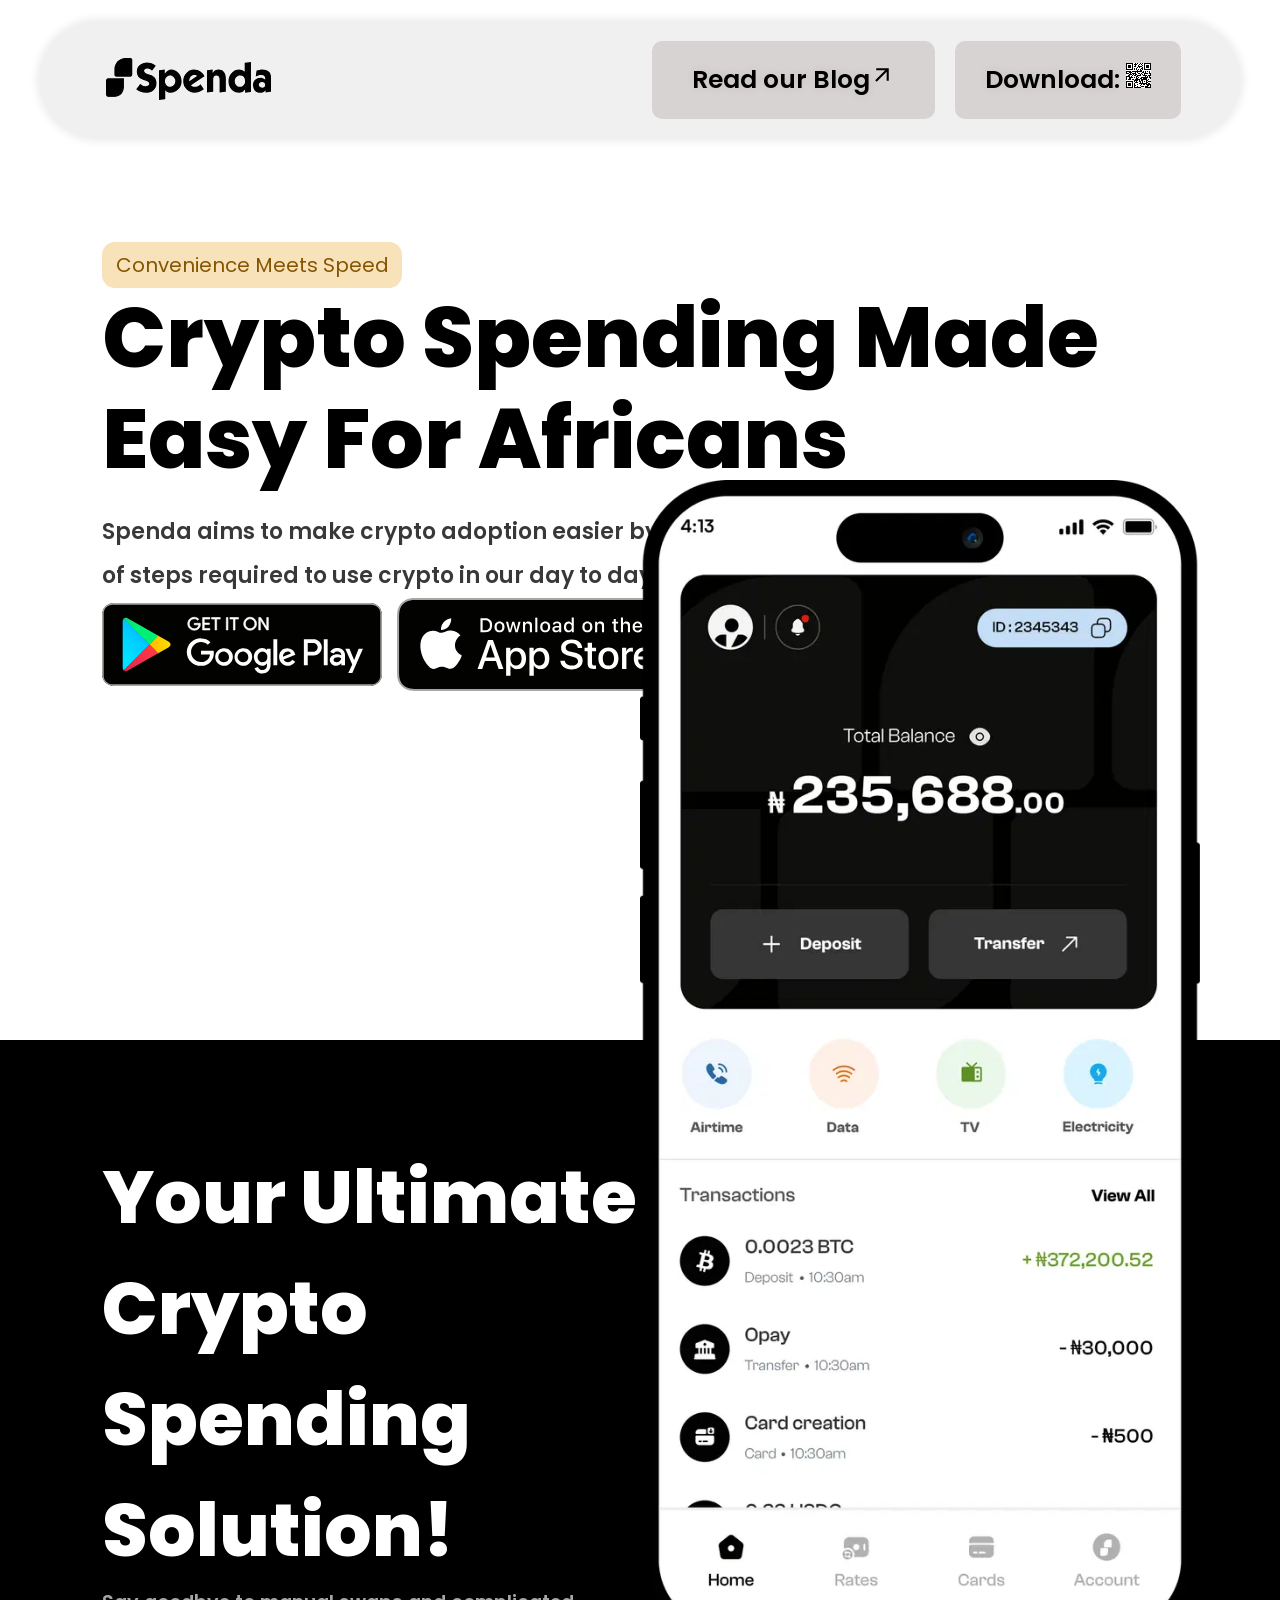
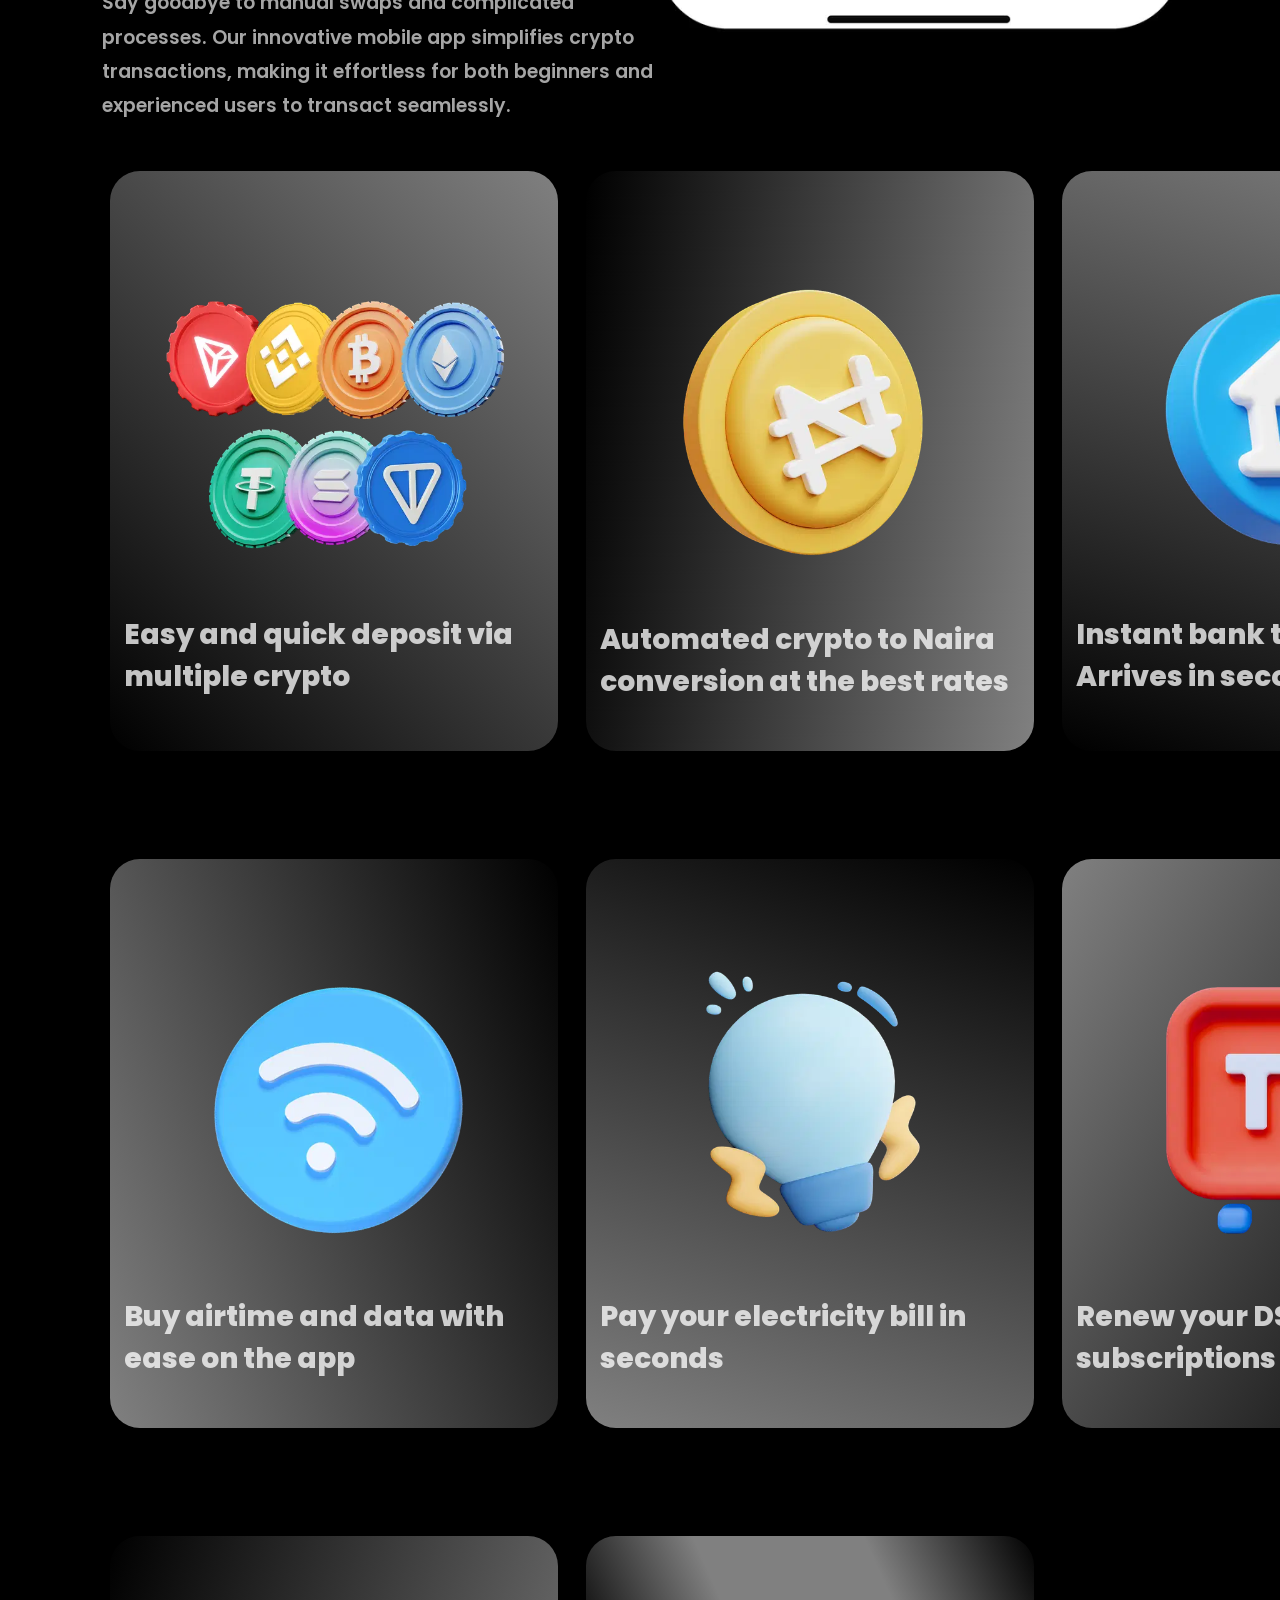
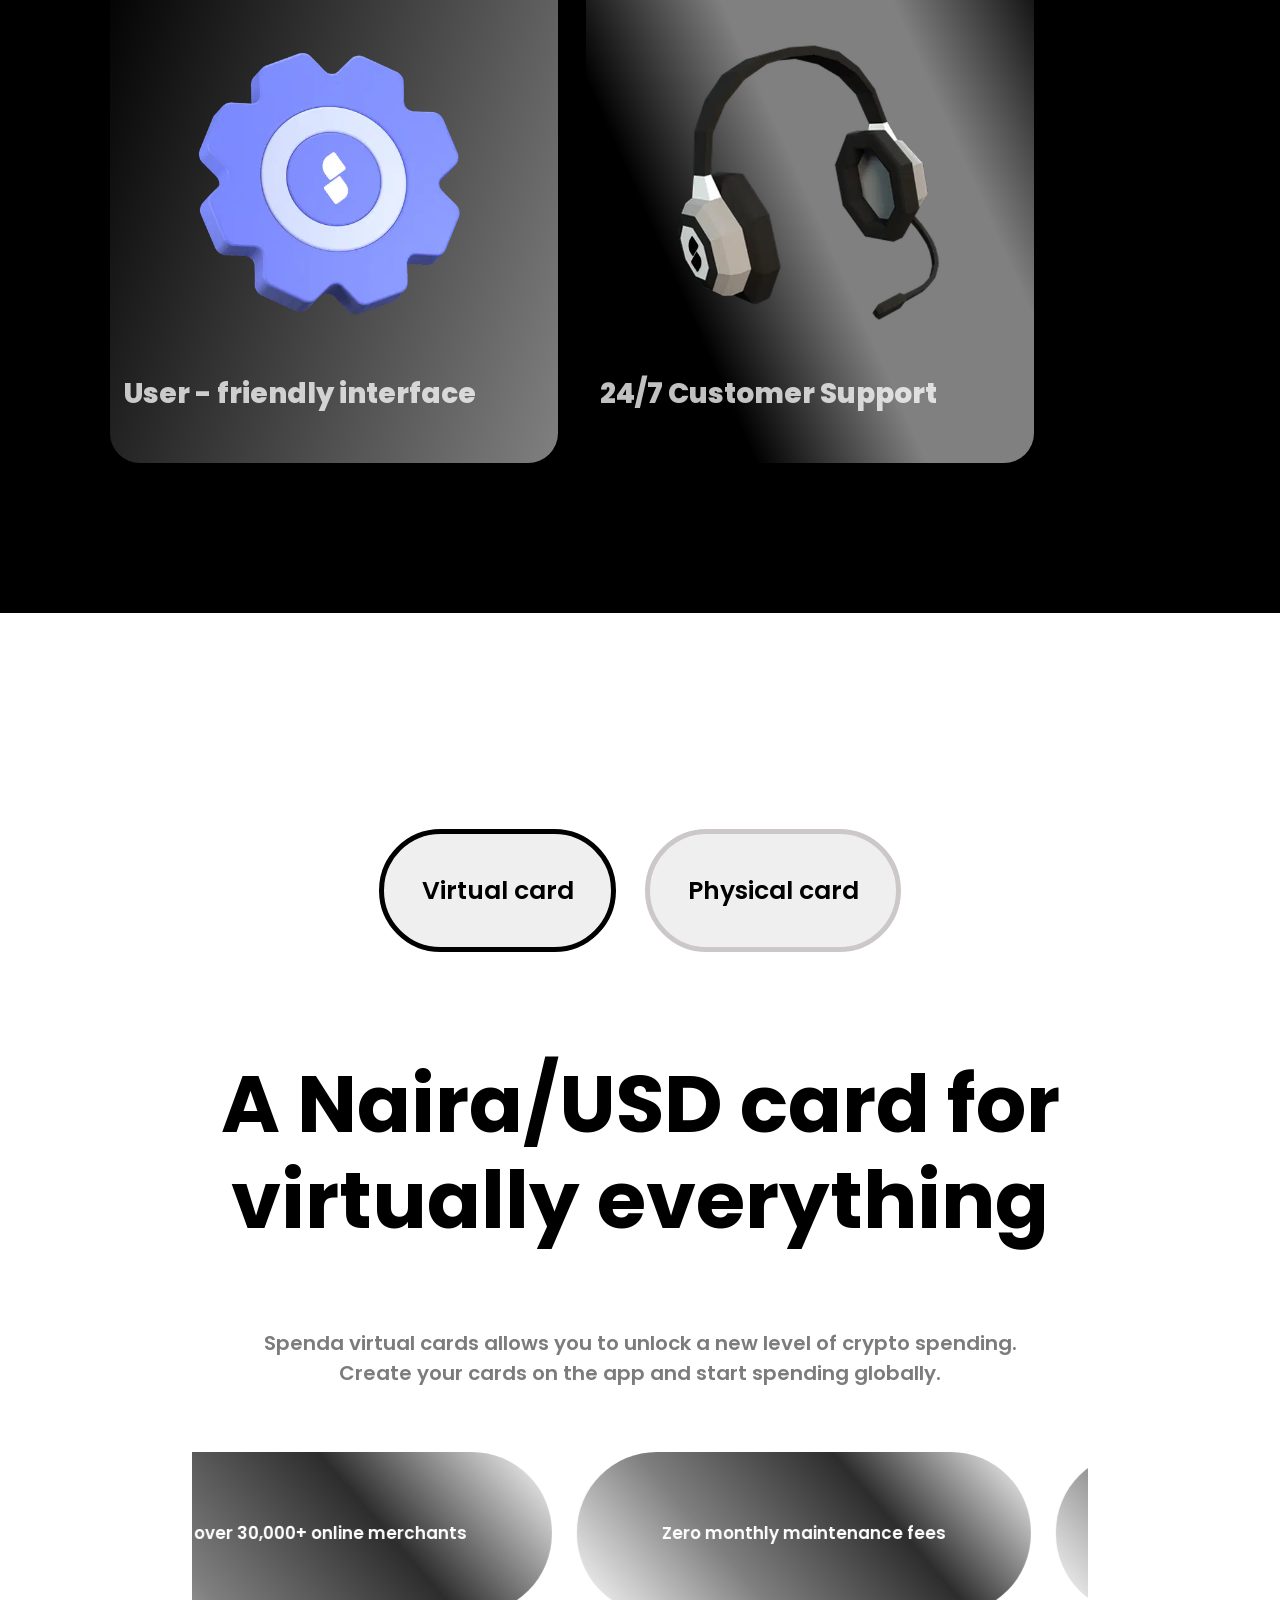
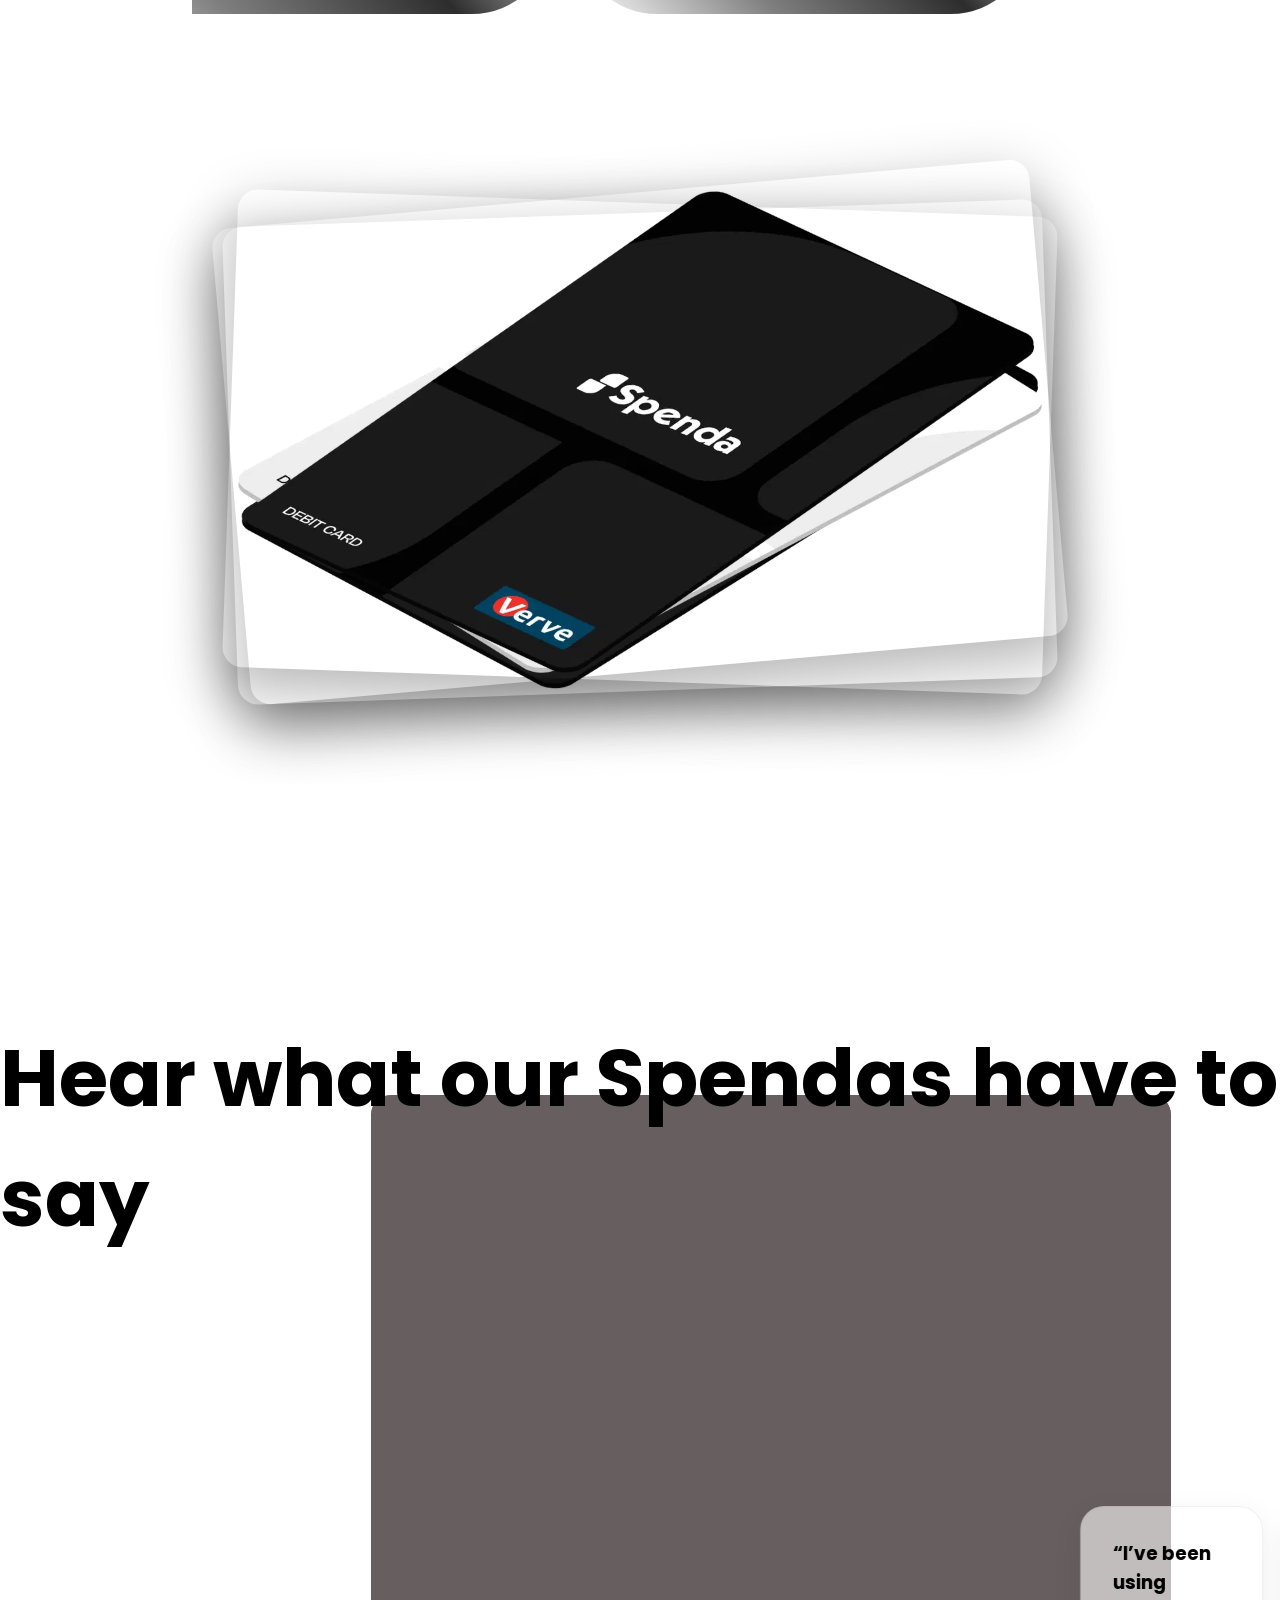
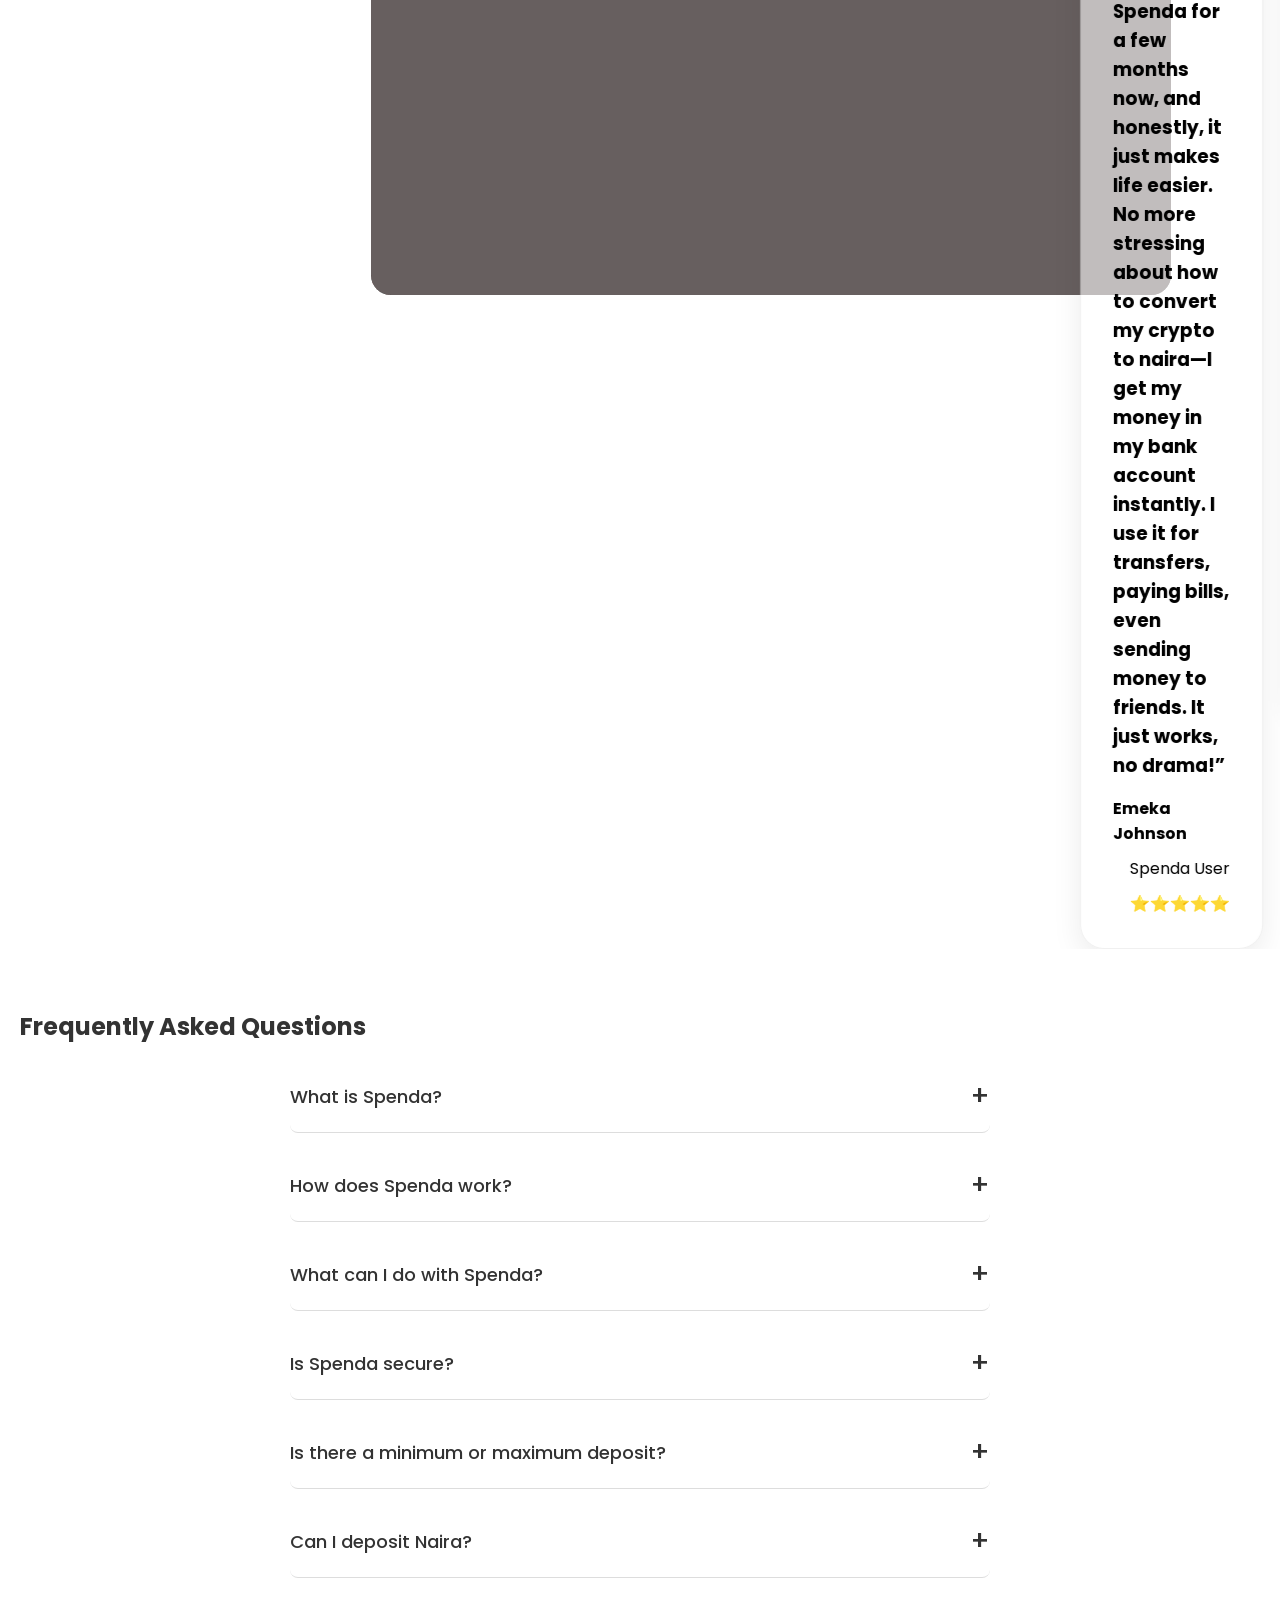
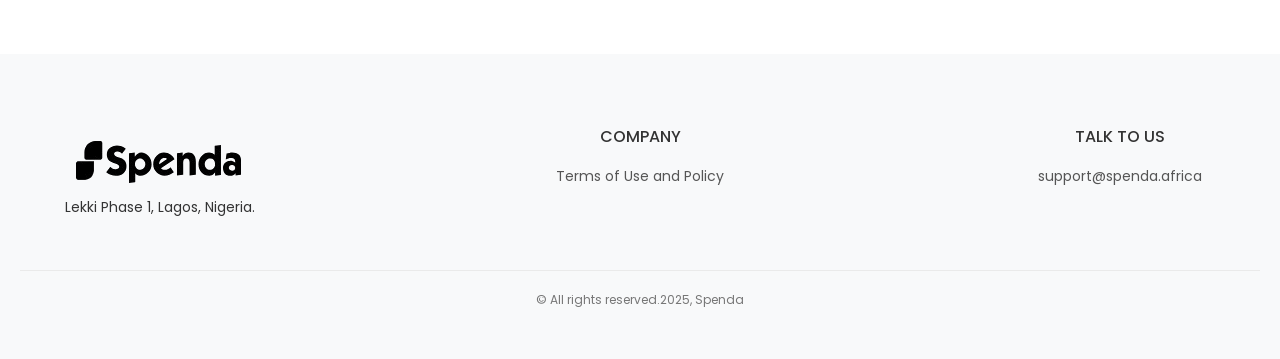
<file: index.html>
<!DOCTYPE html>
<html lang="en">
<head>
    <meta charset="UTF-8">
    <meta name="viewport" content="width=device-width, initial-scale=1.0">
    <title>Spenda</title>
    <link rel="preconnect" href="https://fonts.googleapis.com">
<link rel="preconnect" href="https://fonts.gstatic.com" crossorigin>
<link href="https://fonts.googleapis.com/css2?family=Momo+Trust+Display&family=Poppins:ital,wght@0,100;0,200;0,300;0,400;0,500;0,600;0,700;0,800;0,900;1,100;1,200;1,300;1,400;1,500;1,600;1,700;1,800;1,900&display=swap" rel="stylesheet">
<link href="https://fonts.googleapis.com/icon?family=Material+Icons" rel="stylesheet">

<link rel="stylesheet" href="styles/style.css">
<link rel="stylesheet" href="styles/header.css">

</head>
<body>
    <!-- Header Content -->
     <header>
        <div class="left-header">
            <div class="logo">
                <img src="Screenshot_2025-11-07_125318-removebg-preview.png">
            </div>
        </div>
        <div class="right-header">
                <button class="blog-btn">                    
                    Read our Blog<svg xmlns="http://www.w3.org/2000/svg" height="24px" viewBox="0 -960 960 960" width="24px" fill="#000000"><path d="m256-240-56-56 384-384H240v-80h480v480h-80v-344L256-240Z"/></svg>
                </button>
                <button class="download-qr-btn">                    
                    Download: <svg height="128" width="128" viewBox="0 0 25 25" role="img" class="size-[42px] pointer-events-none"><path fill="#FFFFFF" d="M0,0 h25v25H0z" shape-rendering="crispEdges"></path><path fill="#000000" d="M0 0h7v1H0zM9 0h1v1H9zM11 0h1v1H11zM14 0h1v1H14zM16 0h1v1H16zM18,0 h7v1H18zM0 1h1v1H0zM6 1h1v1H6zM8 1h3v1H8zM13 1h1v1H13zM15 1h1v1H15zM18 1h1v1H18zM24,1 h1v1H24zM0 2h1v1H0zM2 2h3v1H2zM6 2h1v1H6zM9 2h1v1H9zM12 2h1v1H12zM16 2h1v1H16zM18 2h1v1H18zM20 2h3v1H20zM24,2 h1v1H24zM0 3h1v1H0zM2 3h3v1H2zM6 3h1v1H6zM8 3h2v1H8zM12 3h4v1H12zM18 3h1v1H18zM20 3h3v1H20zM24,3 h1v1H24zM0 4h1v1H0zM2 4h3v1H2zM6 4h1v1H6zM11 4h1v1H11zM13 4h1v1H13zM16 4h1v1H16zM18 4h1v1H18zM20 4h3v1H20zM24,4 h1v1H24zM0 5h1v1H0zM6 5h1v1H6zM8 5h1v1H8zM10 5h1v1H10zM15 5h2v1H15zM18 5h1v1H18zM24,5 h1v1H24zM0 6h7v1H0zM8 6h1v1H8zM10 6h1v1H10zM12 6h1v1H12zM14 6h1v1H14zM16 6h1v1H16zM18,6 h7v1H18zM11 7h1v1H11zM14 7h2v1H14zM0 8h5v1H0zM6 8h10v1H6zM17 8h1v1H17zM19 8h1v1H19zM21 8h1v1H21zM23 8h1v1H23zM0 9h1v1H0zM3 9h3v1H3zM9 9h1v1H9zM11 9h1v1H11zM16 9h2v1H16zM19 9h1v1H19zM23 9h1v1H23zM0 10h3v1H0zM4 10h1v1H4zM6 10h4v1H6zM12 10h2v1H12zM15 10h1v1H15zM18 10h4v1H18zM23,10 h2v1H23zM3 11h3v1H3zM7 11h1v1H7zM9 11h2v1H9zM14 11h1v1H14zM16 11h1v1H16zM18 11h1v1H18zM24,11 h1v1H24zM2 12h2v1H2zM6 12h1v1H6zM8 12h2v1H8zM11 12h4v1H11zM17 12h4v1H17zM22,12 h3v1H22zM0 13h4v1H0zM5 13h1v1H5zM10 13h2v1H10zM19 13h1v1H19zM21 13h1v1H21zM23 13h1v1H23zM0 14h1v1H0zM3 14h4v1H3zM8 14h1v1H8zM10 14h1v1H10zM12 14h1v1H12zM15 14h7v1H15zM23,14 h2v1H23zM0 15h1v1H0zM3 15h2v1H3zM10 15h2v1H10zM14 15h2v1H14zM17 15h4v1H17zM24,15 h1v1H24zM0 16h1v1H0zM2 16h3v1H2zM6 16h2v1H6zM9 16h5v1H9zM15 16h6v1H15zM22 16h1v1H22zM8 17h4v1H8zM13 17h1v1H13zM15 17h2v1H15zM20 17h2v1H20zM0 18h7v1H0zM8 18h1v1H8zM10 18h1v1H10zM13 18h2v1H13zM16 18h1v1H16zM18 18h1v1H18zM20 18h1v1H20zM22,18 h3v1H22zM0 19h1v1H0zM6 19h1v1H6zM9 19h3v1H9zM14 19h1v1H14zM16 19h1v1H16zM20 19h2v1H20zM0 20h1v1H0zM2 20h3v1H2zM6 20h1v1H6zM8 20h1v1H8zM13 20h8v1H13zM22 20h2v1H22zM0 21h1v1H0zM2 21h3v1H2zM6 21h1v1H6zM8 21h1v1H8zM11 21h1v1H11zM15 21h1v1H15zM17 21h2v1H17zM20,21 h5v1H20zM0 22h1v1H0zM2 22h3v1H2zM6 22h1v1H6zM8 22h2v1H8zM14 22h1v1H14zM21 22h2v1H21zM24,22 h1v1H24zM0 23h1v1H0zM6 23h1v1H6zM8 23h1v1H8zM11 23h1v1H11zM15 23h3v1H15zM19 23h3v1H19zM24,23 h1v1H24zM0 24h7v1H0zM8 24h7v1H8zM19,24 h6v1H19z" shape-rendering="crispEdges"></path></svg>
                </button>
        </div>
        
     </header>
     <!-- Main Body Content -->
      <main>
        <section class="first-sec">
            <p class="tag">
                Convenience Meets Speed
            </p>
            <h1 class="detail-text">Crypto Spending Made Easy For Africans</h1>
            <h3>Spenda aims to make crypto adoption easier by reducing the number of steps required to use crypto in our day to day lives</h3>
            <div class="btn-sect">
                <button class="playstore">
                    <img src="google-play.svg" alt="Download on PlayStore">
                </button>
                <button class="appstore">
                    <img src="app-store.svg" alt="Download on AppStore">
                </button>
                <div class="qr-code"><svg height="128" width="128" viewBox="0 0 25 25" role="img" class="size-[42px] pointer-events-none"><path fill="#FFFFFF" d="M0,0 h25v25H0z" shape-rendering="crispEdges"></path><path fill="#000000" d="M0 0h7v1H0zM9 0h1v1H9zM11 0h1v1H11zM14 0h1v1H14zM16 0h1v1H16zM18,0 h7v1H18zM0 1h1v1H0zM6 1h1v1H6zM8 1h3v1H8zM13 1h1v1H13zM15 1h1v1H15zM18 1h1v1H18zM24,1 h1v1H24zM0 2h1v1H0zM2 2h3v1H2zM6 2h1v1H6zM9 2h1v1H9zM12 2h1v1H12zM16 2h1v1H16zM18 2h1v1H18zM20 2h3v1H20zM24,2 h1v1H24zM0 3h1v1H0zM2 3h3v1H2zM6 3h1v1H6zM8 3h2v1H8zM12 3h4v1H12zM18 3h1v1H18zM20 3h3v1H20zM24,3 h1v1H24zM0 4h1v1H0zM2 4h3v1H2zM6 4h1v1H6zM11 4h1v1H11zM13 4h1v1H13zM16 4h1v1H16zM18 4h1v1H18zM20 4h3v1H20zM24,4 h1v1H24zM0 5h1v1H0zM6 5h1v1H6zM8 5h1v1H8zM10 5h1v1H10zM15 5h2v1H15zM18 5h1v1H18zM24,5 h1v1H24zM0 6h7v1H0zM8 6h1v1H8zM10 6h1v1H10zM12 6h1v1H12zM14 6h1v1H14zM16 6h1v1H16zM18,6 h7v1H18zM11 7h1v1H11zM14 7h2v1H14zM0 8h5v1H0zM6 8h10v1H6zM17 8h1v1H17zM19 8h1v1H19zM21 8h1v1H21zM23 8h1v1H23zM0 9h1v1H0zM3 9h3v1H3zM9 9h1v1H9zM11 9h1v1H11zM16 9h2v1H16zM19 9h1v1H19zM23 9h1v1H23zM0 10h3v1H0zM4 10h1v1H4zM6 10h4v1H6zM12 10h2v1H12zM15 10h1v1H15zM18 10h4v1H18zM23,10 h2v1H23zM3 11h3v1H3zM7 11h1v1H7zM9 11h2v1H9zM14 11h1v1H14zM16 11h1v1H16zM18 11h1v1H18zM24,11 h1v1H24zM2 12h2v1H2zM6 12h1v1H6zM8 12h2v1H8zM11 12h4v1H11zM17 12h4v1H17zM22,12 h3v1H22zM0 13h4v1H0zM5 13h1v1H5zM10 13h2v1H10zM19 13h1v1H19zM21 13h1v1H21zM23 13h1v1H23zM0 14h1v1H0zM3 14h4v1H3zM8 14h1v1H8zM10 14h1v1H10zM12 14h1v1H12zM15 14h7v1H15zM23,14 h2v1H23zM0 15h1v1H0zM3 15h2v1H3zM10 15h2v1H10zM14 15h2v1H14zM17 15h4v1H17zM24,15 h1v1H24zM0 16h1v1H0zM2 16h3v1H2zM6 16h2v1H6zM9 16h5v1H9zM15 16h6v1H15zM22 16h1v1H22zM8 17h4v1H8zM13 17h1v1H13zM15 17h2v1H15zM20 17h2v1H20zM0 18h7v1H0zM8 18h1v1H8zM10 18h1v1H10zM13 18h2v1H13zM16 18h1v1H16zM18 18h1v1H18zM20 18h1v1H20zM22,18 h3v1H22zM0 19h1v1H0zM6 19h1v1H6zM9 19h3v1H9zM14 19h1v1H14zM16 19h1v1H16zM20 19h2v1H20zM0 20h1v1H0zM2 20h3v1H2zM6 20h1v1H6zM8 20h1v1H8zM13 20h8v1H13zM22 20h2v1H22zM0 21h1v1H0zM2 21h3v1H2zM6 21h1v1H6zM8 21h1v1H8zM11 21h1v1H11zM15 21h1v1H15zM17 21h2v1H17zM20,21 h5v1H20zM0 22h1v1H0zM2 22h3v1H2zM6 22h1v1H6zM8 22h2v1H8zM14 22h1v1H14zM21 22h2v1H21zM24,22 h1v1H24zM0 23h1v1H0zM6 23h1v1H6zM8 23h1v1H8zM11 23h1v1H11zM15 23h3v1H15zM19 23h3v1H19zM24,23 h1v1H24zM0 24h7v1H0zM8 24h7v1H8zM19,24 h6v1H19z" shape-rendering="crispEdges"></path></svg></div>
        </div>
        <div class="fixed-phone">
            <img src="spenda-phone.webp" alt="wallet">
        </div>
        </section>
        <section class="second-sect">
            <div class="second-sect-content">
                <h1>Your Ultimate Crypto Spending Solution!</h1>
                <h3>Say goodbye to manual swaps and complicated processes. Our innovative mobile app simplifies crypto transactions, making it effortless for both beginners and experienced users to transact seamlessly.</h3>
                <div class="image-grid">
                    <div class="image-card card1">
                        <img src="image1.webp">
                        <p>Easy and quick deposit via multiple crypto</p>
                    </div>
                    <div class="image-card card2">
                        <img src="image2.webp">
                        <p>Automated crypto to Naira conversion at the best rates
                        </p>
                    </div>
                    <div class="image-card card3">
                        <img src="image3.webp">
                        <p>Instant bank transfers. Arrives in seconds</p>
                    </div>
                    <div class="image-card card4">
                        <img src="image4.webp">
                        <p>Buy airtime and data with ease on the app</p>
                    </div>
                    <div class="image-card card5">
                        <img src="image5.webp">
                        <p>Pay your electricity bill in seconds</p>
                    </div>
                    <div class="image-card card6">
                        <img src="image6.webp">
                        <p>Renew your DSTV, Gotv subscriptions</p>
                    </div>
                    <div class="image-card card7">
                        <img src="image7.webp">
                        <p>User - friendly interface</p>
                    </div>
                    <div class="image-card card8">
                        <img src="image8.webp">
                        <p>24/7 Customer Support
                        </p>
                    </div>
                </div>
            </div>
        </section>
        <section class="third-sect">
            <div class="button-sect">
                <button class="virtual-crd">
                    Virtual card
                </button>
                <button class="physical-crd">
                    Physical card
                </button>
            </div>
            <h1>A Naira/USD card for virtually everything</h1>
            <p>Spenda virtual cards allows you to unlock a new level of crypto spending. Create your cards on the app and start spending globally.</p>
            <marquee behavior="alternate" direction="">
                <div class="marquee-div">
                    <div class="scroll-card">
                        Accepted by over 30,000+ online merchants
                    </div>
                    <div class="scroll-card">
                        Zero monthly maintenance fees
                    </div>
                    <div class="scroll-card">
                        Create and Activate instantly
                    </div>
                    <div class="scroll-card">
                        Naira card linked to your Spenda account
                    </div>
                </div>
            </marquee>
            <div class="card-sect">
                <div class="card-stack stack1">
                    <img src="spenda-card2.webp" alt="verve">
                </div>
                <div class="card-stack stack2">
                    <img src="spenda-card3.webp" alt="viva">
                </div>
                <div class="card-stack stack3">
                    <img src="spenda-card4.webp" alt="mastercard">
                </div>
            </div>
        </section>
        <section class="fourth-sect">
            <div class="bg-animation">
                <div class="square" id="s0"></div>
                <div class="square" id="s1"></div>
                <div class="square" id="s2"></div>
                <div class="square" id="s3"></div>
                <div class="square" id="s4"></div>
                <div class="square" id="s5"></div>
                <div class="square" id="s6"></div>
                <div class="square" id="s7"></div>
                <div class="square" id="s8"></div>
                <div class="square" id="s9"></div>
                <div class="square" id="s10"></div>
                <div class="square" id="s11"></div>
                <div class="square" id="s12"></div>
                <div class="square" id="s13"></div>
                <div class="square" id="s14"></div>
                <div class="square" id="s15"></div>
                <div class="square" id="s16"></div>
                
            </div>
            <div class="fourth-content">
                <h1>Hear what our Spendas have to say</h1>
                <marquee behavior="slide" direction="">
                    <div class="customer-review">
                        <div class="review-cards">
                            <h3>“I’ve been using Spenda for a few months now, and honestly, it just makes life easier. No more stressing about how to convert my crypto to naira—I get my money in my bank account instantly. I use it for transfers, paying bills, even sending money to friends. It just works, no drama!”</h3>
                            <div class="customer-details">
                                <h4>Emeka Johnson</h4>
                                <p>Spenda User</p>

                                <span class="rating">⭐⭐⭐⭐⭐</span>
                            </div>
                            
                        </div>
                        <div class="review-cards">
                            <h3>“At first, I wasn’t sure if Spenda would be different from other apps, but wow, this is actually solid. My transactions go through instantly, and I don’t have to worry about crazy fees or delays. I love how smooth everything is!”</h3>
                            <div class="customer-details">
                                <h4>Aisha Thompson</h4>
                                <p>Spenda User</p>

                                <span class="rating">⭐⭐⭐⭐⭐</span>
                            </div>
                            
                        </div>
                        <div class="review-cards">
                            <h3>“I used to jump through hoops just to spend my crypto, but Spenda changed that completely. Now I can send money to my Nigerian bank account in seconds and pay bills without stress. It’s like having my own mini crypto bank. Highly recommend!”</h3>
                            <div class="customer-details">
                                <h4>Tolu Richards</h4>
                                <p>Spenda User</p>

                                <span class="rating">⭐⭐⭐⭐⭐</span>
                            </div>
                            
                        </div>
                        <div class="review-cards">
                            <h3>“I get paid in USDT for my freelance work, and Spenda has been a lifesaver. No long waits, no hidden charges, just straight-up easy conversions to naira whenever I need it. If you earn in crypto and live in Nigeria, this is a must-have!”</h3>
                            <div class="customer-details">
                                <h4>Chinedu Williams</h4>
                                <p>Spenda User</p>

                                <span class="rating">⭐⭐⭐⭐⭐</span>
                            </div>
                            
                        </div>
                        <div class="review-cards">
                            <h3>“One thing I love about Spenda is how fast it is. I can literally send money from my crypto wallet to my bank account in less than a minute. No delays, no excuses. This is the kind of reliability I need!”</h3>
                            <div class="customer-details">
                                <h4>Faith Oyekan</h4>
                                <p>Spenda User</p>

                                <span class="rating">⭐⭐⭐⭐⭐</span>
                            </div>
                            
                        </div>
                        <div class="review-cards">
                            <h3>“I didn’t realize how much I needed Spenda until I started using it. The app is super easy to use, transactions are quick, and the fees are fair. I’ve recommended it to all my friends who use crypto—it just makes sense!”</h3>
                            <div class="customer-details">
                                <h4>Daniel Okafor</h4>
                                <p>Spenda User</p>

                                <span class="rating">⭐⭐⭐⭐⭐</span>
                            </div>
                            
                        </div>
                        
                    </div>
                </marquee>
            </div>
        </section>
        <section class="fifth-sect">
            <div class="bg-box"></div>
            <div class="faqs">
                <h1>Frequently Asked Questions</h1>
                <div class="faq-detail">
                    <div class="faq-bars">
                        <details>
                            <summary>What is Spenda?</summary>
                            <p>Spenda is a super app that allows Africans to spend cryptocurrency effortlessly in their daily lives.</p>
                        </details>
                        <details>
                            <summary>How does Spenda work?</summary>
                            <p>Spenda converts your crypto to fiat currency in real-time, enabling you to make payments, transfers, and purchases instantly.</p>
                        </details>
                        <details>
                            <summary>What can I do with Spenda?</summary>
                            <p>You can pay bills, make bank transfers, and perform card transactions using your crypto as a means of deposit.</p>
                        </details>
                        <details>
                            <summary>Is Spenda secure?</summary>
                            <p>Yes, Spenda prioritizes top-tier security measures to protect your funds and personal information.</p>
                        </details>
                        <details>
                            <summary>Is there a minimum or maximum deposit?</summary>
                            <p>No, there is neither a minimum nor maximum deposit.</p>
                        </details>
                        <details>
                            <summary>Can I deposit Naira?</summary>
                            <p>No, you can only deposit supported digital assets which are automatically converted to Naira at the best market rate.</p>
                        </details>
                        
                    </div>
                </div>
            </div>
        </section>
      </main>
      <footer>
        <div class="footer-content">
            <div class="footer-section">
                <img src="Screenshot_2025-11-07_125318-removebg-preview.png" alt="Spenda">
                <p>Lekki Phase 1, Lagos, Nigeria.</p>
            </div>
            <div class="footer-section">
                <h4>Company</h4>
                <ul>
                    <li><a href="#">Terms of Use and Policy</a></li>
                </ul>
            </div>
            <div class="footer-section">
                <h4>Talk to Us</h4>
                <ul>
                    <li><a href="mailto:support@spenda.africa">support@spenda.africa</a></li>
                </ul>
            </div>
        </div>
        <div class="footer-bottom">
            <p>© All rights reserved.2025, Spenda</p>
        </div>
      </footer>
      <script>
        // 1. Get references to the body and all star/square elements
        const htmlBody = document.body;
        const starElements = document.querySelectorAll('.square');
    
        // Helper function to convert HEX to RGB object {r, g, b}
        function hexToRgb(hex) {
            // Remove '#' if present
            const shorthandRegex = /^#?([a-f\d])([a-f\d])([a-f\d])$/i;
            hex = hex.replace(shorthandRegex, function(m, r, g, b) {
                return r + r + g + g + b + b;
            });
    
            const result = /^#?([a-f\d]{2})([a-f\d]{2})([a-f\d]{2})$/i.exec(hex);
            return result ? {
                r: parseInt(result[1], 16),
                g: parseInt(result[2], 16),
                b: parseInt(result[3], 16)
            } : null;
        }
    
        // Helper function to check if a HEX color is "light" or "dark"
        function isColorLight(hexColor) {
            // (This function remains the same)
            const hex = hexColor.replace('#', '');
            const r = parseInt(hex.substring(0, 2), 16);
            const g = parseInt(hex.substring(2, 4), 16);
            const b = parseInt(hex.substring(4, 6), 16);
            const luminance = (0.299 * r + 0.587 * g + 0.114 * b);
            return luminance > 150; 
        }
    
        // 2. Define the function that changes the background and star colors
        const randomClickFunction = function () {
            // Spenda Crypto App Brand Colors
            const colors = [
                "#1C78AD", // Spenda Blue
                "#1B4356", // Forest Blue
                "#444343", // Goshawk Grey
                "#E3EEF5", // Clear Vision
                "#F3F3F3"  // White Smoke
            ];
            
            const randomIndex = Math.floor(Math.random() * colors.length);
            const randomColor = colors[randomIndex];
    
            // Apply the random color to the body's background
            htmlBody.style.backgroundColor = randomColor;
    
            // --- Logic for Star Color and Opacity ---
            
            // 1. Determine the best contrasting color (in HEX)
            const contrastHex = isColorLight(randomColor) ? "#1B4356" : "#FFFFFF"; 
            
            // 2. Convert HEX to RGB
            const rgb = hexToRgb(contrastHex);
    
            // 3. Set the desired low opacity (alpha channel)
            const alpha = 0.05; // Use a very low opacity for the faint glow effect
    
            // 4. Create the final RGBA string
            const starRgba = `rgba(${rgb.r}, ${rgb.g}, ${rgb.b}, ${alpha})`;
    
            // 5. Apply the low-opacity color to all star elements
            starElements.forEach(star => {
                star.style.backgroundColor = starRgba;
            });
    
            console.log(`Background changed to ${randomColor} and stars set to ${starRgba}`);
        };
    
        // 3. Attach the function to the 'click' event on the body
        htmlBody.addEventListener('click', randomClickFunction);
    </script>
</body>
</html>
</file>
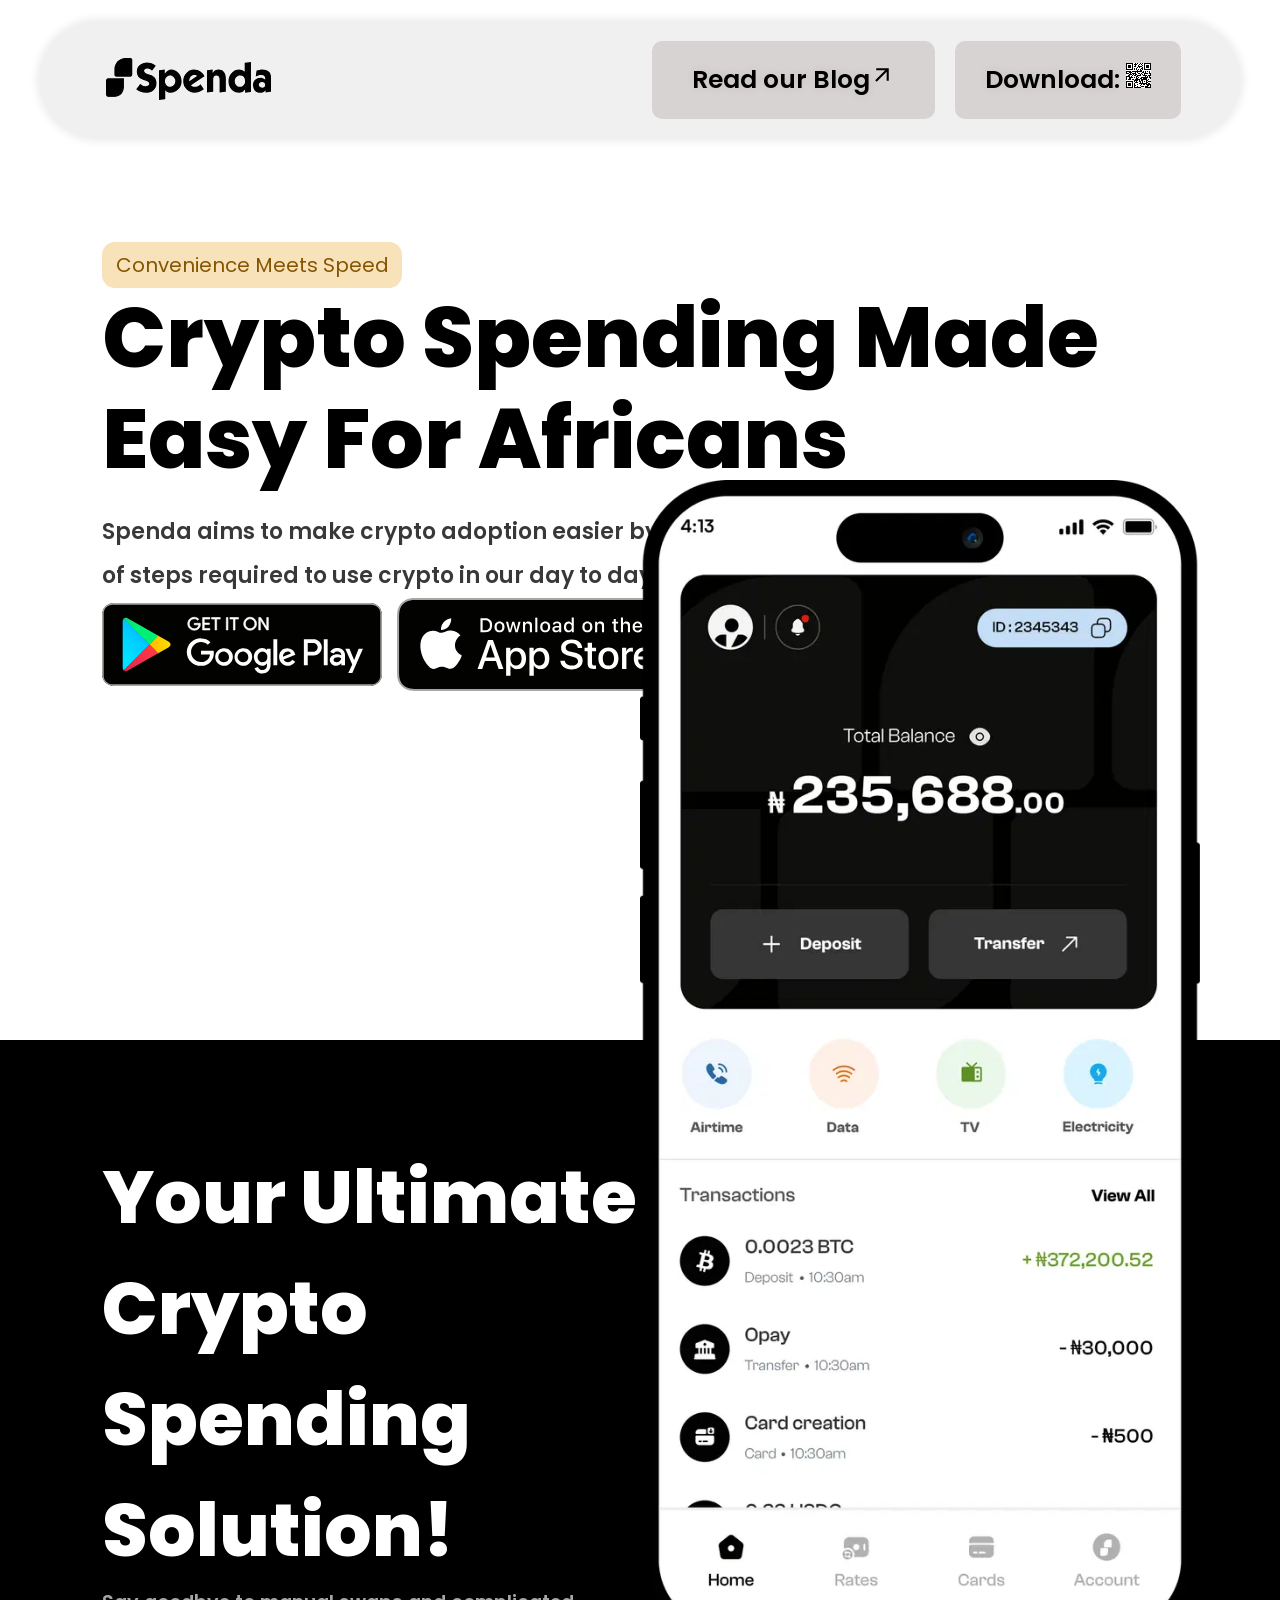
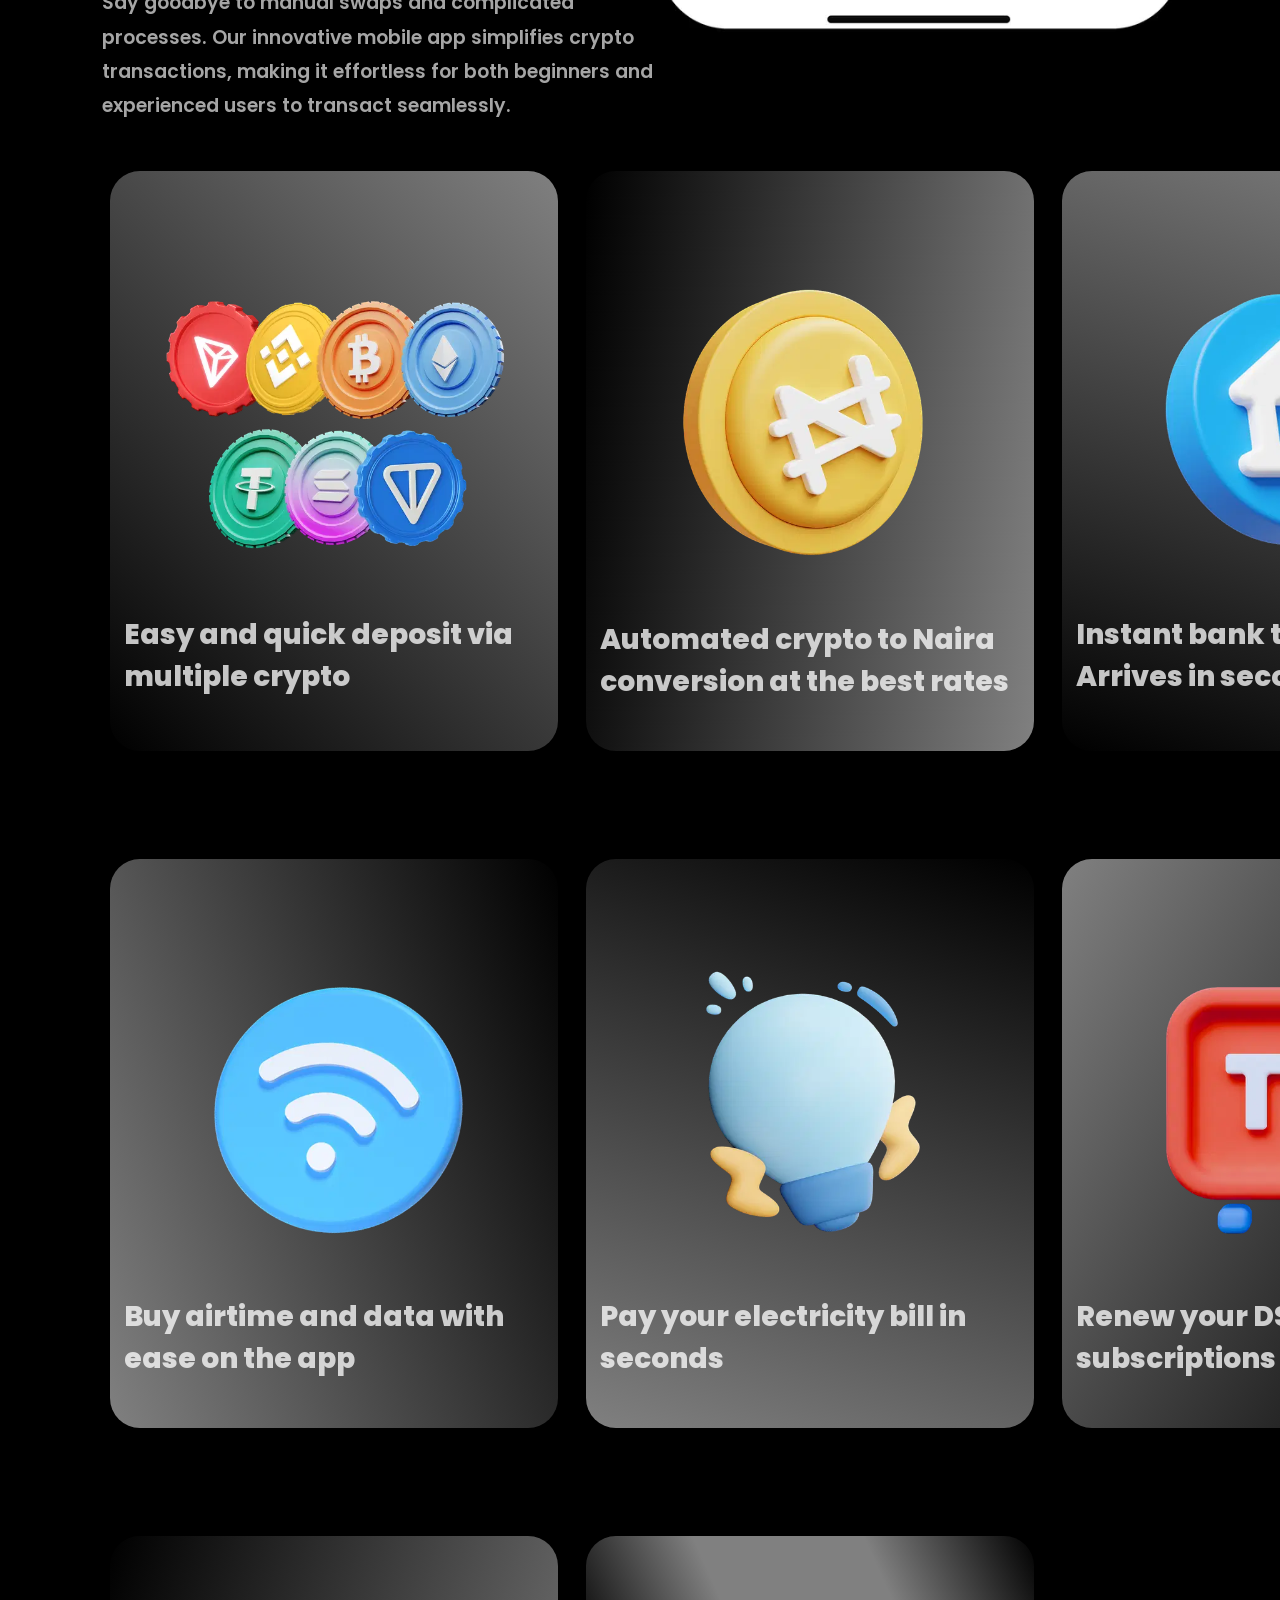
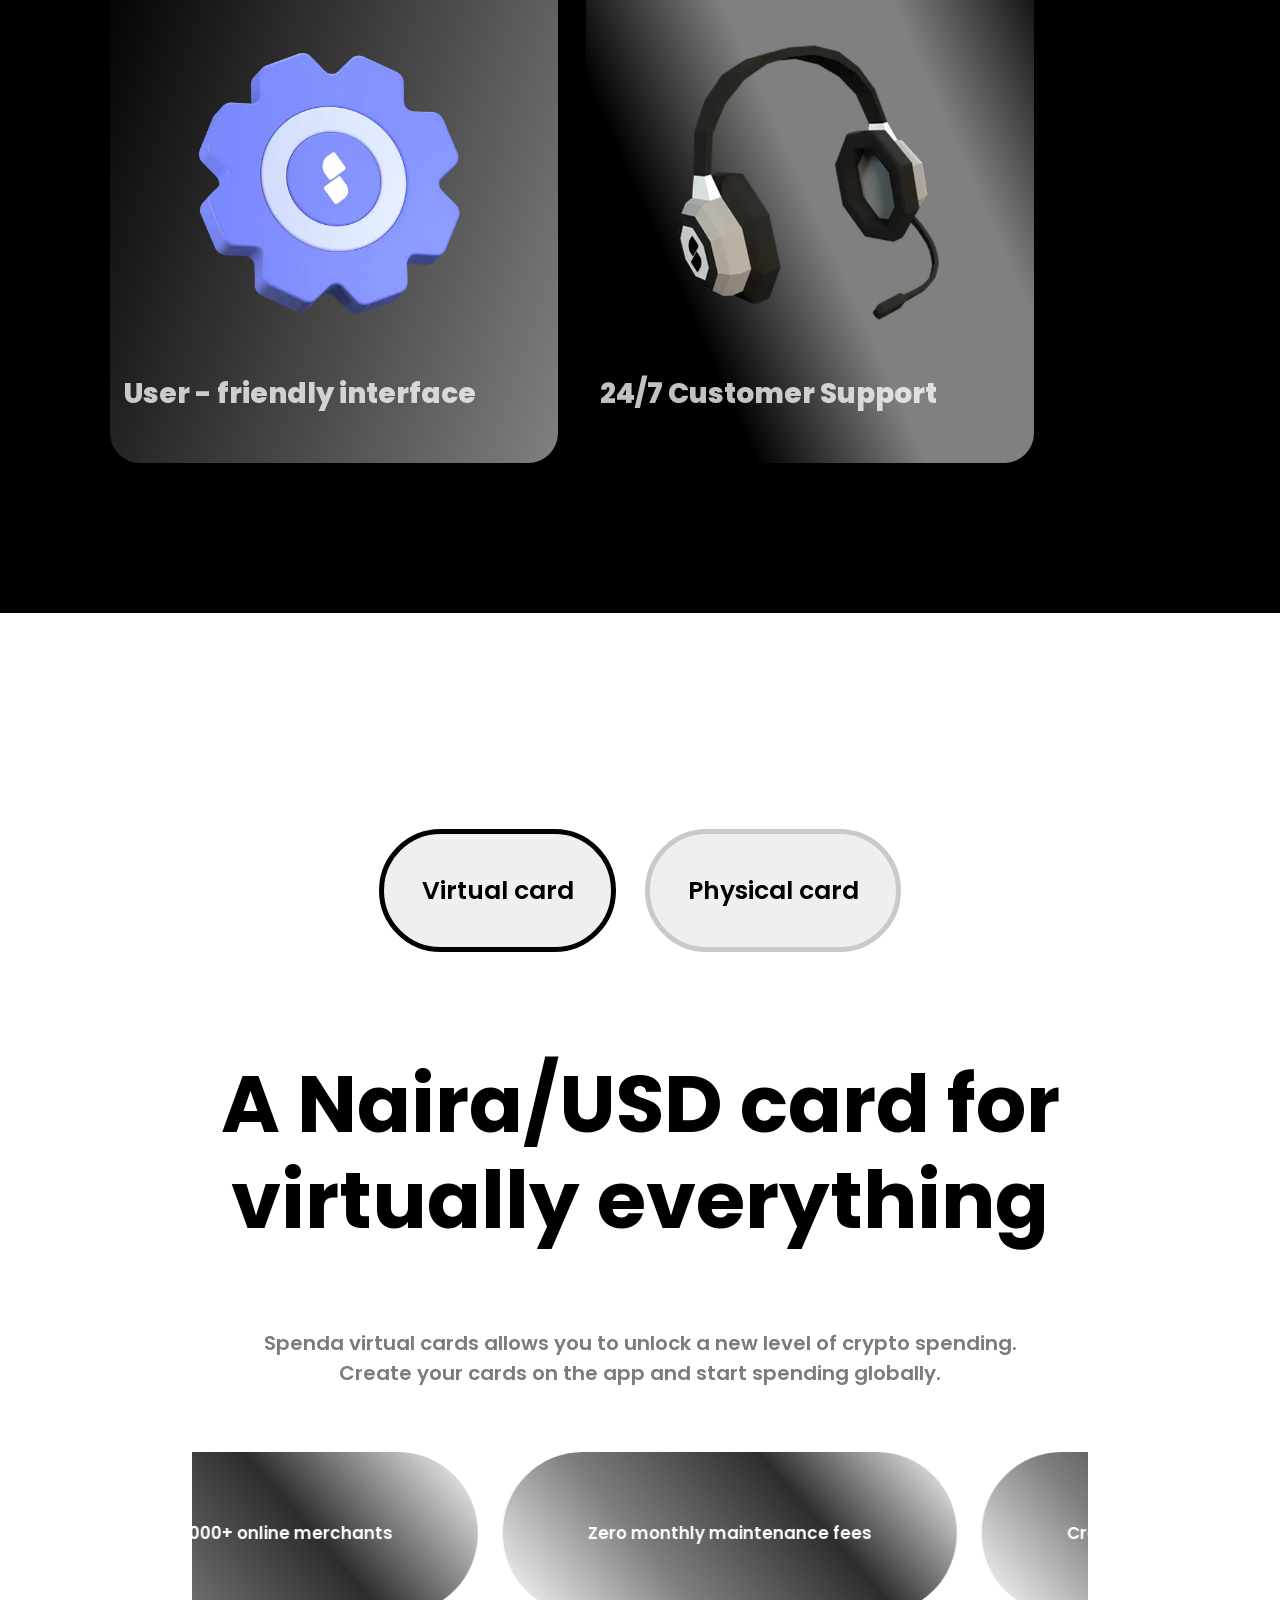
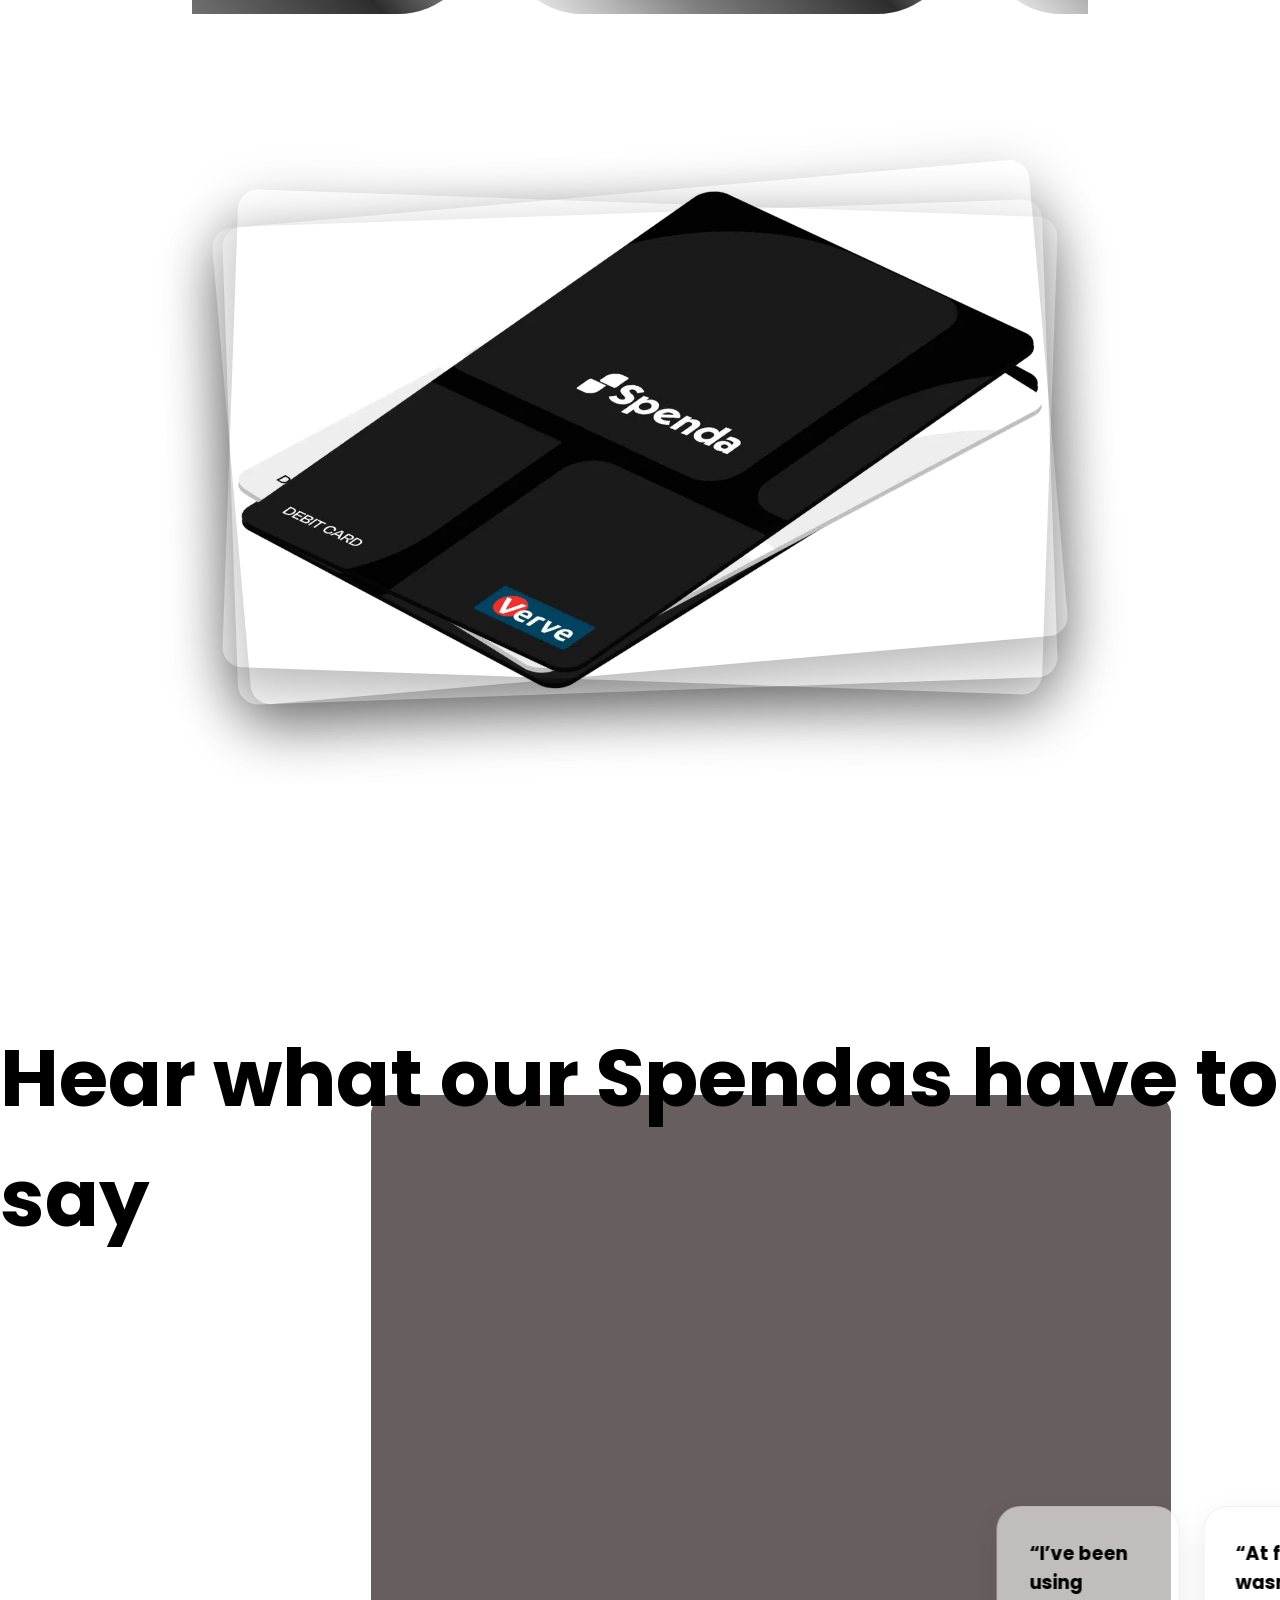
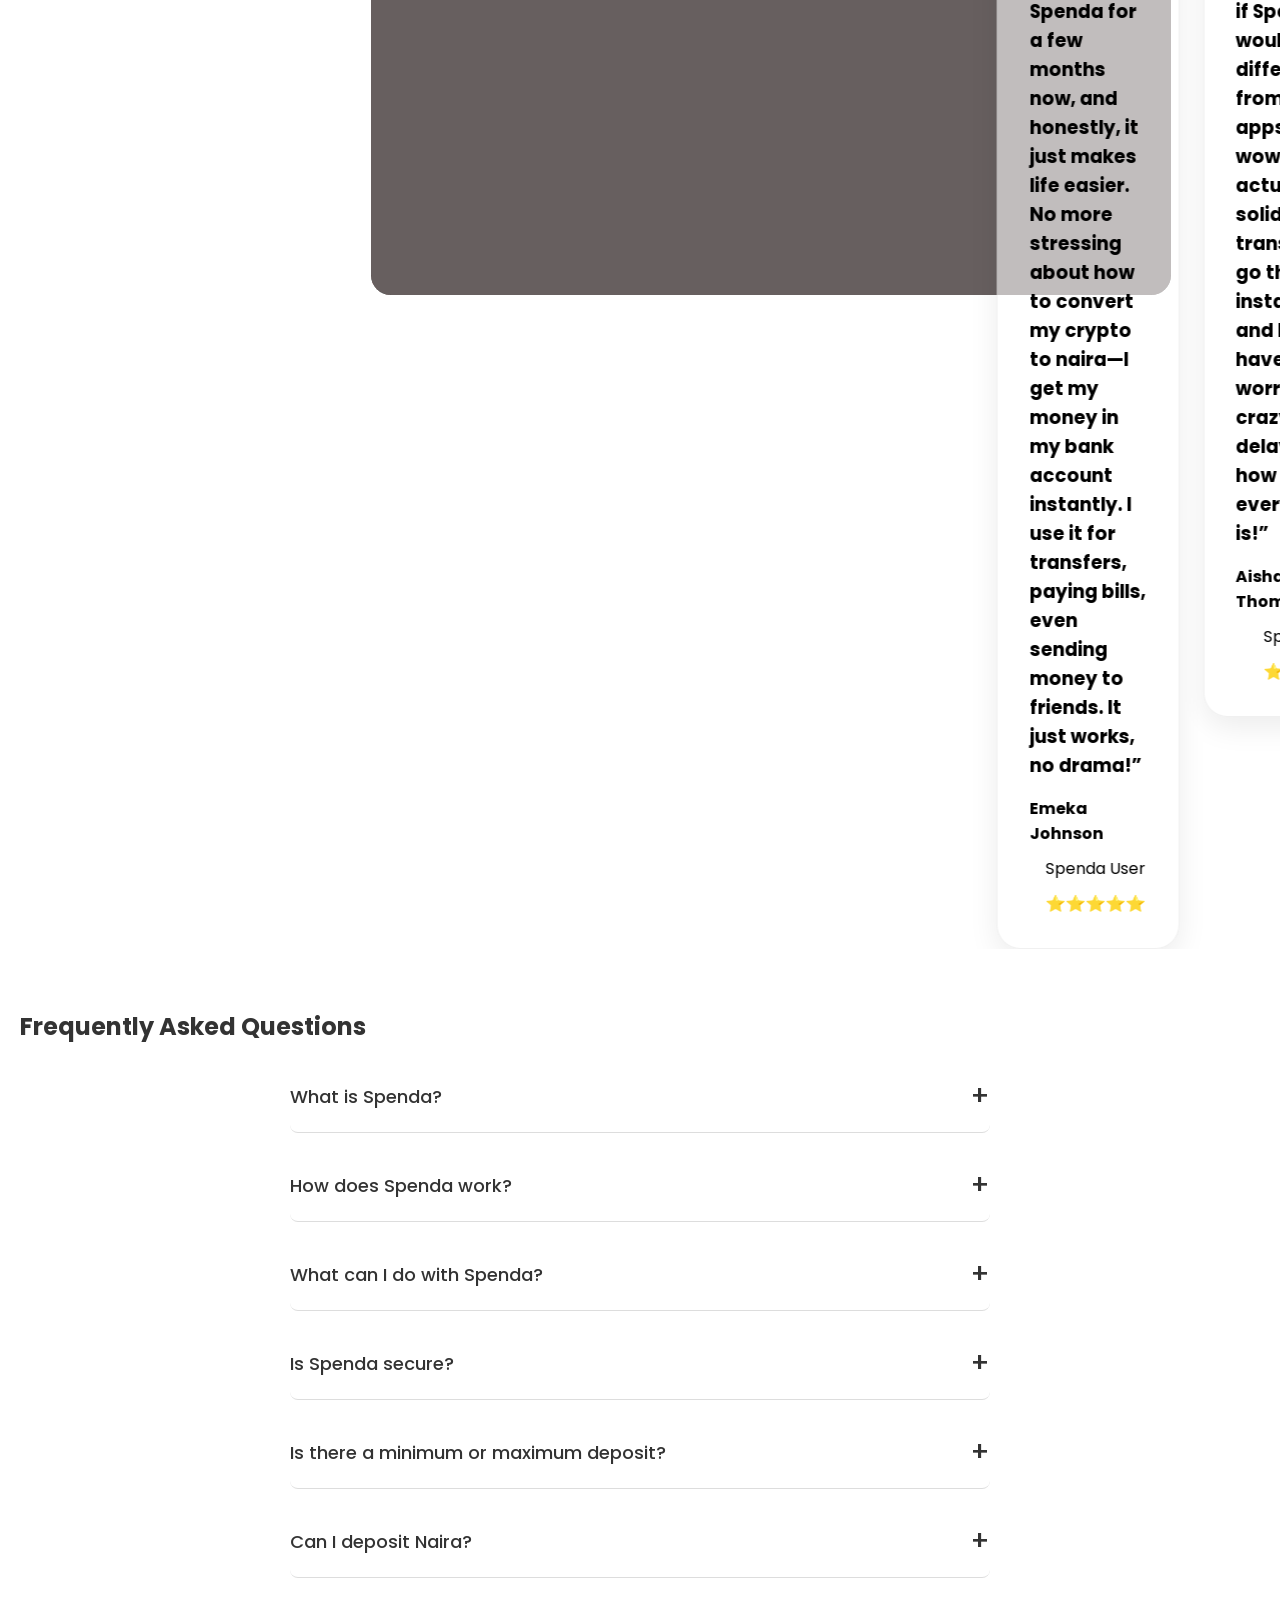
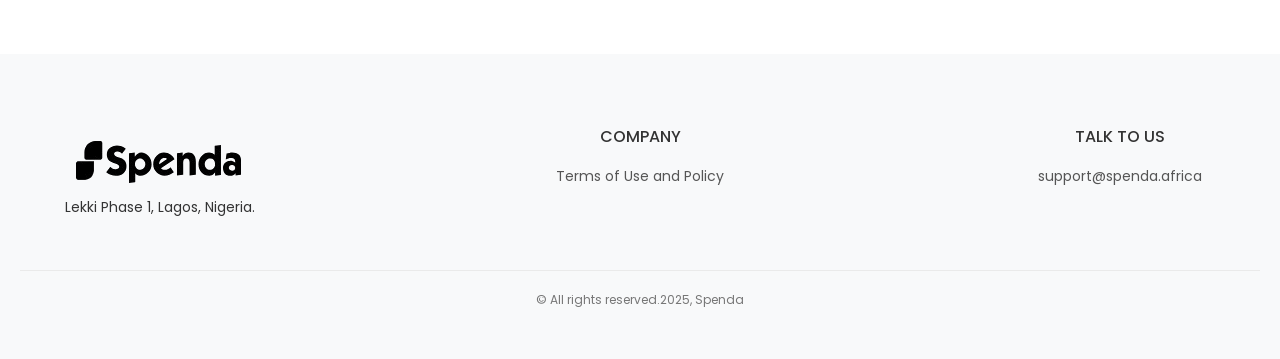
<file: html/index.html>
<!DOCTYPE html>
<html lang="en">
<head>
    <meta charset="UTF-8">
    <meta name="viewport" content="width=device-width, initial-scale=1.0">
    <title>Spenda</title>
    <link rel="preconnect" href="https://fonts.googleapis.com">
<link rel="preconnect" href="https://fonts.gstatic.com" crossorigin>
<link href="https://fonts.googleapis.com/css2?family=Momo+Trust+Display&family=Poppins:ital,wght@0,100;0,200;0,300;0,400;0,500;0,600;0,700;0,800;0,900;1,100;1,200;1,300;1,400;1,500;1,600;1,700;1,800;1,900&display=swap" rel="stylesheet">
<link href="https://fonts.googleapis.com/icon?family=Material+Icons" rel="stylesheet">

<link rel="stylesheet" href="../styles/style.css">
<link rel="stylesheet" href="../styles/header.css">

</head>
<body>
    <!-- Header Content -->
     <header>
        <div class="left-header">
            <div class="logo">
                <img src="../Screenshot_2025-11-07_125318-removebg-preview.png">
            </div>
        </div>
        <div class="right-header">
                <button class="blog-btn">                    
                    Read our Blog<svg xmlns="http://www.w3.org/2000/svg" height="24px" viewBox="0 -960 960 960" width="24px" fill="#000000"><path d="m256-240-56-56 384-384H240v-80h480v480h-80v-344L256-240Z"/></svg>
                </button>
                <button class="download-qr-btn">                    
                    Download: <svg height="128" width="128" viewBox="0 0 25 25" role="img" class="size-[42px] pointer-events-none"><path fill="#FFFFFF" d="M0,0 h25v25H0z" shape-rendering="crispEdges"></path><path fill="#000000" d="M0 0h7v1H0zM9 0h1v1H9zM11 0h1v1H11zM14 0h1v1H14zM16 0h1v1H16zM18,0 h7v1H18zM0 1h1v1H0zM6 1h1v1H6zM8 1h3v1H8zM13 1h1v1H13zM15 1h1v1H15zM18 1h1v1H18zM24,1 h1v1H24zM0 2h1v1H0zM2 2h3v1H2zM6 2h1v1H6zM9 2h1v1H9zM12 2h1v1H12zM16 2h1v1H16zM18 2h1v1H18zM20 2h3v1H20zM24,2 h1v1H24zM0 3h1v1H0zM2 3h3v1H2zM6 3h1v1H6zM8 3h2v1H8zM12 3h4v1H12zM18 3h1v1H18zM20 3h3v1H20zM24,3 h1v1H24zM0 4h1v1H0zM2 4h3v1H2zM6 4h1v1H6zM11 4h1v1H11zM13 4h1v1H13zM16 4h1v1H16zM18 4h1v1H18zM20 4h3v1H20zM24,4 h1v1H24zM0 5h1v1H0zM6 5h1v1H6zM8 5h1v1H8zM10 5h1v1H10zM15 5h2v1H15zM18 5h1v1H18zM24,5 h1v1H24zM0 6h7v1H0zM8 6h1v1H8zM10 6h1v1H10zM12 6h1v1H12zM14 6h1v1H14zM16 6h1v1H16zM18,6 h7v1H18zM11 7h1v1H11zM14 7h2v1H14zM0 8h5v1H0zM6 8h10v1H6zM17 8h1v1H17zM19 8h1v1H19zM21 8h1v1H21zM23 8h1v1H23zM0 9h1v1H0zM3 9h3v1H3zM9 9h1v1H9zM11 9h1v1H11zM16 9h2v1H16zM19 9h1v1H19zM23 9h1v1H23zM0 10h3v1H0zM4 10h1v1H4zM6 10h4v1H6zM12 10h2v1H12zM15 10h1v1H15zM18 10h4v1H18zM23,10 h2v1H23zM3 11h3v1H3zM7 11h1v1H7zM9 11h2v1H9zM14 11h1v1H14zM16 11h1v1H16zM18 11h1v1H18zM24,11 h1v1H24zM2 12h2v1H2zM6 12h1v1H6zM8 12h2v1H8zM11 12h4v1H11zM17 12h4v1H17zM22,12 h3v1H22zM0 13h4v1H0zM5 13h1v1H5zM10 13h2v1H10zM19 13h1v1H19zM21 13h1v1H21zM23 13h1v1H23zM0 14h1v1H0zM3 14h4v1H3zM8 14h1v1H8zM10 14h1v1H10zM12 14h1v1H12zM15 14h7v1H15zM23,14 h2v1H23zM0 15h1v1H0zM3 15h2v1H3zM10 15h2v1H10zM14 15h2v1H14zM17 15h4v1H17zM24,15 h1v1H24zM0 16h1v1H0zM2 16h3v1H2zM6 16h2v1H6zM9 16h5v1H9zM15 16h6v1H15zM22 16h1v1H22zM8 17h4v1H8zM13 17h1v1H13zM15 17h2v1H15zM20 17h2v1H20zM0 18h7v1H0zM8 18h1v1H8zM10 18h1v1H10zM13 18h2v1H13zM16 18h1v1H16zM18 18h1v1H18zM20 18h1v1H20zM22,18 h3v1H22zM0 19h1v1H0zM6 19h1v1H6zM9 19h3v1H9zM14 19h1v1H14zM16 19h1v1H16zM20 19h2v1H20zM0 20h1v1H0zM2 20h3v1H2zM6 20h1v1H6zM8 20h1v1H8zM13 20h8v1H13zM22 20h2v1H22zM0 21h1v1H0zM2 21h3v1H2zM6 21h1v1H6zM8 21h1v1H8zM11 21h1v1H11zM15 21h1v1H15zM17 21h2v1H17zM20,21 h5v1H20zM0 22h1v1H0zM2 22h3v1H2zM6 22h1v1H6zM8 22h2v1H8zM14 22h1v1H14zM21 22h2v1H21zM24,22 h1v1H24zM0 23h1v1H0zM6 23h1v1H6zM8 23h1v1H8zM11 23h1v1H11zM15 23h3v1H15zM19 23h3v1H19zM24,23 h1v1H24zM0 24h7v1H0zM8 24h7v1H8zM19,24 h6v1H19z" shape-rendering="crispEdges"></path></svg>
                </button>
        </div>
        
     </header>
     <!-- Main Body Content -->
      <main>
        <section class="first-sec">
            <p class="tag">
                Convenience Meets Speed
            </p>
            <h1 class="detail-text">Crypto Spending Made Easy For Africans</h1>
            <h3>Spenda aims to make crypto adoption easier by reducing the number of steps required to use crypto in our day to day lives</h3>
            <div class="btn-sect">
                <button class="playstore">
                    <img src="../google-play.svg" alt="Download on PlayStore">
                </button>
                <button class="appstore">
                    <img src="../app-store.svg" alt="Download on AppStore">
                </button>
                <div class="qr-code"><svg height="128" width="128" viewBox="0 0 25 25" role="img" class="size-[42px] pointer-events-none"><path fill="#FFFFFF" d="M0,0 h25v25H0z" shape-rendering="crispEdges"></path><path fill="#000000" d="M0 0h7v1H0zM9 0h1v1H9zM11 0h1v1H11zM14 0h1v1H14zM16 0h1v1H16zM18,0 h7v1H18zM0 1h1v1H0zM6 1h1v1H6zM8 1h3v1H8zM13 1h1v1H13zM15 1h1v1H15zM18 1h1v1H18zM24,1 h1v1H24zM0 2h1v1H0zM2 2h3v1H2zM6 2h1v1H6zM9 2h1v1H9zM12 2h1v1H12zM16 2h1v1H16zM18 2h1v1H18zM20 2h3v1H20zM24,2 h1v1H24zM0 3h1v1H0zM2 3h3v1H2zM6 3h1v1H6zM8 3h2v1H8zM12 3h4v1H12zM18 3h1v1H18zM20 3h3v1H20zM24,3 h1v1H24zM0 4h1v1H0zM2 4h3v1H2zM6 4h1v1H6zM11 4h1v1H11zM13 4h1v1H13zM16 4h1v1H16zM18 4h1v1H18zM20 4h3v1H20zM24,4 h1v1H24zM0 5h1v1H0zM6 5h1v1H6zM8 5h1v1H8zM10 5h1v1H10zM15 5h2v1H15zM18 5h1v1H18zM24,5 h1v1H24zM0 6h7v1H0zM8 6h1v1H8zM10 6h1v1H10zM12 6h1v1H12zM14 6h1v1H14zM16 6h1v1H16zM18,6 h7v1H18zM11 7h1v1H11zM14 7h2v1H14zM0 8h5v1H0zM6 8h10v1H6zM17 8h1v1H17zM19 8h1v1H19zM21 8h1v1H21zM23 8h1v1H23zM0 9h1v1H0zM3 9h3v1H3zM9 9h1v1H9zM11 9h1v1H11zM16 9h2v1H16zM19 9h1v1H19zM23 9h1v1H23zM0 10h3v1H0zM4 10h1v1H4zM6 10h4v1H6zM12 10h2v1H12zM15 10h1v1H15zM18 10h4v1H18zM23,10 h2v1H23zM3 11h3v1H3zM7 11h1v1H7zM9 11h2v1H9zM14 11h1v1H14zM16 11h1v1H16zM18 11h1v1H18zM24,11 h1v1H24zM2 12h2v1H2zM6 12h1v1H6zM8 12h2v1H8zM11 12h4v1H11zM17 12h4v1H17zM22,12 h3v1H22zM0 13h4v1H0zM5 13h1v1H5zM10 13h2v1H10zM19 13h1v1H19zM21 13h1v1H21zM23 13h1v1H23zM0 14h1v1H0zM3 14h4v1H3zM8 14h1v1H8zM10 14h1v1H10zM12 14h1v1H12zM15 14h7v1H15zM23,14 h2v1H23zM0 15h1v1H0zM3 15h2v1H3zM10 15h2v1H10zM14 15h2v1H14zM17 15h4v1H17zM24,15 h1v1H24zM0 16h1v1H0zM2 16h3v1H2zM6 16h2v1H6zM9 16h5v1H9zM15 16h6v1H15zM22 16h1v1H22zM8 17h4v1H8zM13 17h1v1H13zM15 17h2v1H15zM20 17h2v1H20zM0 18h7v1H0zM8 18h1v1H8zM10 18h1v1H10zM13 18h2v1H13zM16 18h1v1H16zM18 18h1v1H18zM20 18h1v1H20zM22,18 h3v1H22zM0 19h1v1H0zM6 19h1v1H6zM9 19h3v1H9zM14 19h1v1H14zM16 19h1v1H16zM20 19h2v1H20zM0 20h1v1H0zM2 20h3v1H2zM6 20h1v1H6zM8 20h1v1H8zM13 20h8v1H13zM22 20h2v1H22zM0 21h1v1H0zM2 21h3v1H2zM6 21h1v1H6zM8 21h1v1H8zM11 21h1v1H11zM15 21h1v1H15zM17 21h2v1H17zM20,21 h5v1H20zM0 22h1v1H0zM2 22h3v1H2zM6 22h1v1H6zM8 22h2v1H8zM14 22h1v1H14zM21 22h2v1H21zM24,22 h1v1H24zM0 23h1v1H0zM6 23h1v1H6zM8 23h1v1H8zM11 23h1v1H11zM15 23h3v1H15zM19 23h3v1H19zM24,23 h1v1H24zM0 24h7v1H0zM8 24h7v1H8zM19,24 h6v1H19z" shape-rendering="crispEdges"></path></svg></div>
        </div>
        <div class="fixed-phone">
            <img src="../spenda-phone.webp" alt="wallet">
        </div>
        </section>
        <section class="second-sect">
            <div class="second-sect-content">
                <h1>Your Ultimate Crypto Spending Solution!</h1>
                <h3>Say goodbye to manual swaps and complicated processes. Our innovative mobile app simplifies crypto transactions, making it effortless for both beginners and experienced users to transact seamlessly.</h3>
                <div class="image-grid">
                    <div class="image-card card1">
                        <img src="../image1.webp">
                        <p>Easy and quick deposit via multiple crypto</p>
                    </div>
                    <div class="image-card card2">
                        <img src="../image2.webp">
                        <p>Automated crypto to Naira conversion at the best rates
                        </p>
                    </div>
                    <div class="image-card card3">
                        <img src="../image3.webp">
                        <p>Instant bank transfers. Arrives in seconds</p>
                    </div>
                    <div class="image-card card4">
                        <img src="../image4.webp">
                        <p>Buy airtime and data with ease on the app</p>
                    </div>
                    <div class="image-card card5">
                        <img src="../image5.webp">
                        <p>Pay your electricity bill in seconds</p>
                    </div>
                    <div class="image-card card6">
                        <img src="../image6.webp">
                        <p>Renew your DSTV, Gotv subscriptions</p>
                    </div>
                    <div class="image-card card7">
                        <img src="../image7.webp">
                        <p>User - friendly interface</p>
                    </div>
                    <div class="image-card card8">
                        <img src="../image8.webp">
                        <p>24/7 Customer Support
                        </p>
                    </div>
                </div>
            </div>
        </section>
        <section class="third-sect">
            <div class="button-sect">
                <button class="virtual-crd">
                    Virtual card
                </button>
                <button class="physical-crd">
                    Physical card
                </button>
            </div>
            <h1>A Naira/USD card for virtually everything</h1>
            <p>Spenda virtual cards allows you to unlock a new level of crypto spending. Create your cards on the app and start spending globally.</p>
            <marquee behavior="alternate" direction="">
                <div class="marquee-div">
                    <div class="scroll-card">
                        Accepted by over 30,000+ online merchants
                    </div>
                    <div class="scroll-card">
                        Zero monthly maintenance fees
                    </div>
                    <div class="scroll-card">
                        Create and Activate instantly
                    </div>
                    <div class="scroll-card">
                        Naira card linked to your Spenda account
                    </div>
                </div>
            </marquee>
            <div class="card-sect">
                <div class="card-stack stack1">
                    <img src="../spenda-card2.webp" alt="verve">
                </div>
                <div class="card-stack stack2">
                    <img src="../spenda-card3.webp" alt="viva">
                </div>
                <div class="card-stack stack3">
                    <img src="../spenda-card4.webp" alt="mastercard">
                </div>
            </div>
        </section>
        <section class="fourth-sect">
            <div class="bg-animation">
                <div class="square" id="s0"></div>
                <div class="square" id="s1"></div>
                <div class="square" id="s2"></div>
                <div class="square" id="s3"></div>
                <div class="square" id="s4"></div>
                <div class="square" id="s5"></div>
                <div class="square" id="s6"></div>
                <div class="square" id="s7"></div>
                <div class="square" id="s8"></div>
                <div class="square" id="s9"></div>
                <div class="square" id="s10"></div>
                <div class="square" id="s11"></div>
                <div class="square" id="s12"></div>
                <div class="square" id="s13"></div>
                <div class="square" id="s14"></div>
                <div class="square" id="s15"></div>
                <div class="square" id="s16"></div>
                
            </div>
            <div class="fourth-content">
                <h1>Hear what our Spendas have to say</h1>
                <marquee behavior="slide" direction="">
                    <div class="customer-review">
                        <div class="review-cards">
                            <h3>“I’ve been using Spenda for a few months now, and honestly, it just makes life easier. No more stressing about how to convert my crypto to naira—I get my money in my bank account instantly. I use it for transfers, paying bills, even sending money to friends. It just works, no drama!”</h3>
                            <div class="customer-details">
                                <h4>Emeka Johnson</h4>
                                <p>Spenda User</p>

                                <span class="rating">⭐⭐⭐⭐⭐</span>
                            </div>
                            
                        </div>
                        <div class="review-cards">
                            <h3>“At first, I wasn’t sure if Spenda would be different from other apps, but wow, this is actually solid. My transactions go through instantly, and I don’t have to worry about crazy fees or delays. I love how smooth everything is!”</h3>
                            <div class="customer-details">
                                <h4>Aisha Thompson</h4>
                                <p>Spenda User</p>

                                <span class="rating">⭐⭐⭐⭐⭐</span>
                            </div>
                            
                        </div>
                        <div class="review-cards">
                            <h3>“I used to jump through hoops just to spend my crypto, but Spenda changed that completely. Now I can send money to my Nigerian bank account in seconds and pay bills without stress. It’s like having my own mini crypto bank. Highly recommend!”</h3>
                            <div class="customer-details">
                                <h4>Tolu Richards</h4>
                                <p>Spenda User</p>

                                <span class="rating">⭐⭐⭐⭐⭐</span>
                            </div>
                            
                        </div>
                        <div class="review-cards">
                            <h3>“I get paid in USDT for my freelance work, and Spenda has been a lifesaver. No long waits, no hidden charges, just straight-up easy conversions to naira whenever I need it. If you earn in crypto and live in Nigeria, this is a must-have!”</h3>
                            <div class="customer-details">
                                <h4>Chinedu Williams</h4>
                                <p>Spenda User</p>

                                <span class="rating">⭐⭐⭐⭐⭐</span>
                            </div>
                            
                        </div>
                        <div class="review-cards">
                            <h3>“One thing I love about Spenda is how fast it is. I can literally send money from my crypto wallet to my bank account in less than a minute. No delays, no excuses. This is the kind of reliability I need!”</h3>
                            <div class="customer-details">
                                <h4>Faith Oyekan</h4>
                                <p>Spenda User</p>

                                <span class="rating">⭐⭐⭐⭐⭐</span>
                            </div>
                            
                        </div>
                        <div class="review-cards">
                            <h3>“I didn’t realize how much I needed Spenda until I started using it. The app is super easy to use, transactions are quick, and the fees are fair. I’ve recommended it to all my friends who use crypto—it just makes sense!”</h3>
                            <div class="customer-details">
                                <h4>Daniel Okafor</h4>
                                <p>Spenda User</p>

                                <span class="rating">⭐⭐⭐⭐⭐</span>
                            </div>
                            
                        </div>
                        
                    </div>
                </marquee>
            </div>
        </section>
        <section class="fifth-sect">
            <div class="bg-box"></div>
            <div class="faqs">
                <h1>Frequently Asked Questions</h1>
                <div class="faq-detail">
                    <div class="faq-bars">
                        <details>
                            <summary>What is Spenda?</summary>
                            <p>Spenda is a super app that allows Africans to spend cryptocurrency effortlessly in their daily lives.</p>
                        </details>
                        <details>
                            <summary>How does Spenda work?</summary>
                            <p>Spenda converts your crypto to fiat currency in real-time, enabling you to make payments, transfers, and purchases instantly.</p>
                        </details>
                        <details>
                            <summary>What can I do with Spenda?</summary>
                            <p>You can pay bills, make bank transfers, and perform card transactions using your crypto as a means of deposit.</p>
                        </details>
                        <details>
                            <summary>Is Spenda secure?</summary>
                            <p>Yes, Spenda prioritizes top-tier security measures to protect your funds and personal information.</p>
                        </details>
                        <details>
                            <summary>Is there a minimum or maximum deposit?</summary>
                            <p>No, there is neither a minimum nor maximum deposit.</p>
                        </details>
                        <details>
                            <summary>Can I deposit Naira?</summary>
                            <p>No, you can only deposit supported digital assets which are automatically converted to Naira at the best market rate.</p>
                        </details>
                        
                    </div>
                </div>
            </div>
        </section>
      </main>
      <footer>
        <div class="footer-content">
            <div class="footer-section">
                <img src="../Screenshot_2025-11-07_125318-removebg-preview.png" alt="Spenda">
                <p>Lekki Phase 1, Lagos, Nigeria.</p>
            </div>
            <div class="footer-section">
                <h4>Company</h4>
                <ul>
                    <li><a href="#">Terms of Use and Policy</a></li>
                </ul>
            </div>
            <div class="footer-section">
                <h4>Talk to Us</h4>
                <ul>
                    <li><a href="mailto:support@spenda.africa">support@spenda.africa</a></li>
                </ul>
            </div>
        </div>
        <div class="footer-bottom">
            <p>© All rights reserved.2025, Spenda</p>
        </div>
      </footer>
      <script>
        // 1. Get references to the body and all star/square elements
        const htmlBody = document.body;
        const starElements = document.querySelectorAll('.square');
    
        // Helper function to convert HEX to RGB object {r, g, b}
        function hexToRgb(hex) {
            // Remove '#' if present
            const shorthandRegex = /^#?([a-f\d])([a-f\d])([a-f\d])$/i;
            hex = hex.replace(shorthandRegex, function(m, r, g, b) {
                return r + r + g + g + b + b;
            });
    
            const result = /^#?([a-f\d]{2})([a-f\d]{2})([a-f\d]{2})$/i.exec(hex);
            return result ? {
                r: parseInt(result[1], 16),
                g: parseInt(result[2], 16),
                b: parseInt(result[3], 16)
            } : null;
        }
    
        // Helper function to check if a HEX color is "light" or "dark"
        function isColorLight(hexColor) {
            // (This function remains the same)
            const hex = hexColor.replace('#', '');
            const r = parseInt(hex.substring(0, 2), 16);
            const g = parseInt(hex.substring(2, 4), 16);
            const b = parseInt(hex.substring(4, 6), 16);
            const luminance = (0.299 * r + 0.587 * g + 0.114 * b);
            return luminance > 150; 
        }
    
        // 2. Define the function that changes the background and star colors
        const randomClickFunction = function () {
            // Spenda Crypto App Brand Colors
            const colors = [
                "#1C78AD", // Spenda Blue
                "#1B4356", // Forest Blue
                "#444343", // Goshawk Grey
                "#E3EEF5", // Clear Vision
                "#F3F3F3"  // White Smoke
            ];
            
            const randomIndex = Math.floor(Math.random() * colors.length);
            const randomColor = colors[randomIndex];
    
            // Apply the random color to the body's background
            htmlBody.style.backgroundColor = randomColor;
    
            // --- Logic for Star Color and Opacity ---
            
            // 1. Determine the best contrasting color (in HEX)
            const contrastHex = isColorLight(randomColor) ? "#1B4356" : "#FFFFFF"; 
            
            // 2. Convert HEX to RGB
            const rgb = hexToRgb(contrastHex);
    
            // 3. Set the desired low opacity (alpha channel)
            const alpha = 0.05; // Use a very low opacity for the faint glow effect
    
            // 4. Create the final RGBA string
            const starRgba = `rgba(${rgb.r}, ${rgb.g}, ${rgb.b}, ${alpha})`;
    
            // 5. Apply the low-opacity color to all star elements
            starElements.forEach(star => {
                star.style.backgroundColor = starRgba;
            });
    
            console.log(`Background changed to ${randomColor} and stars set to ${starRgba}`);
        };
    
        // 3. Attach the function to the 'click' event on the body
        htmlBody.addEventListener('click', randomClickFunction);
    </script>
</body>
</html>
</file>
<file: styles/style.css>
*{
    margin: 0;
    padding: 0;
    box-sizing: border-box;
    font-family: 'Poppins', sans-serif;
}
body{
    color: #000000;
    background-color: #FFFFFF;
    font-family: 'Poppins', sans-serif;
    overflow-x: hidden;
    width: 100%;
    height: 100%;
    
}

/* Main content styles */
/* First Section styles */
.first-sec{
    width: 45%;
    line-height: 1.5;
    height: 100vh;
    padding: 8%;
}
.tag{
    color: rgb(134, 85, 3);
    font-size: 20px;
    background-color: rgba(241, 193, 110, 0.47);
    padding: 0.4em;
    width: 15em;
    border-radius: 13px;
    text-align: center;
}
.detail-text{
    font-size: 84px;
    width: 13em;
    font-weight: 800;
    line-height: 1.2;
}
.first-sec h3{
    font-size: 22px;
    color: rgba(0, 0, 0, 0.779);
    width: 38em;
    font-weight: 600;
    text-spacing-trim: 1;
    margin-top: 20px;
    line-height: 2;
}

.playstore, .appstore{
    border: none;
    border-radius: 10px;
    padding: 0;
    background: none;
}
.playstore img, .appstore img{
    width: 280px;
}

.btn-sect{
    width: 100%;
    display: flex;
    gap: 15px;
}

.qr-code{
    border: 1px solid black;
    padding: 10px;
    height: 90px;
    display: flex;
    justify-content: center;
    align-items: center;
    border-radius: 15px;
    width: 100px;

}
.fixed-phone img{
    width: 35em;
    
}
.fixed-phone{
    position: absolute;
    top: 30em;
    right: 5em;
}
/* Second Section styles */
.second-sect{
    width: 100%;
    line-height: 1.5;
    height: 100%;
    background-color: #000000;
    color: #FFFFFF;
}
.second-sect-content{
    width: 60%;
    line-height: 1.5;
    height: 100%;
    padding: 8%;
} 
.second-sect-content h1{
    font-size: 74px;
    font-weight: 800;
    line-height: 1.5;
}
.second-sect-content h3{
    font-size: 19px;
    font-weight: 600;
    line-height: 1.8;
    color: #ffffffa5;
}
.image-grid{
    display: grid;
    grid-template-columns: 1fr 1fr  auto;
    gap: 12px;
    width: 100%;
    color: #ffffffc1;
}
.image-card{
    width: 300px;
    height: auto;
    
    display: flex;
    justify-content: center;
    align-items: center;
    padding: 3em 14em;
    border-radius: 30px;
    margin: 3em 0.5em;
    flex-direction: column;
}
.image-grid img{
    width: 25em;
}
.image-card p{
    width: 15em;
    font-size: 28px;
    text-wrap: wrap;
    font-weight: 800;
}
.card1{    
    background-image: linear-gradient( 45deg, black, grey);
}
.card2{    
    background-image: linear-gradient( 96deg, black, grey);
}
.card3{    
    background-image: linear-gradient( 19deg, black, grey);
}
.card4{    
    background-image: linear-gradient( 249deg, black, grey);
}
.card5{    
    background-image: linear-gradient( 200deg, black, grey);
}
.card6{    
    background-image: linear-gradient( 300deg, black, grey);
}
.card7{    
    background-image: linear-gradient( 108deg, black, grey);
}
.card8{    
    background-image: linear-gradient( 66deg, black, black, grey, grey, black);
}

/* Third Section Content */
.third-sect{
    display: flex;
    flex-direction: column;
    justify-content: center;
    align-items: center;
    margin: 12em;
}
.virtual-crd, .physical-crd{
    border-radius: 999px;
    padding: 1.5em;
    font-size: 25px;
    font-weight: 600;
    margin: 0 0.5em;
}
.virtual-crd{
    border: 5px solid black;
}
.physical-crd{
    border: 5px solid rgb(204, 200, 200);
}
.button-sect{
    margin: 1.5em;
}

.third-sect h1{
    font-size: 80px;
    text-wrap: wrap;
    text-align: center;
    font-weight: 700;
    line-height: 1.2;
    margin: 1em 0;
}
.third-sect p{
    font-size: 20px;
    text-wrap: wrap;
    width: 38em;
    font-weight: 600;
    text-align: center;
    color: #7d7b7b;
}


.marquee-div{
    display: flex;
    flex-direction: row;
    gap: 25px;
    margin: 4em 0;
}
.scroll-card{
    padding: 4em 5em;
    background-image: linear-gradient(49deg, transparent, grey, rgb(46, 45, 45), transparent);
    border-radius: 80px;
    color: white;
    font-size: 17px;
    font-weight: 600;
}

.card-sect{
    position: relative;
    display: flex;
    justify-content: center;
    align-items: center;
    width: 100%;
    height: 620px; /* Increased to accommodate larger cards */
    margin: 4em 0;
    perspective: 1000px; /* Adds 3D perspective */
}

.card-stack{
    position: absolute;
    width: 820px; /* Increased card width for bigger appearance */
    height: auto;
    transition: transform 0.6s cubic-bezier(0.4, 0, 0.2, 1);
    transform-origin: center center;
    cursor: pointer;
    
}

.card-stack img{
    width: 100%;
    height: auto;
    border-radius: 20px;
    box-shadow: 0 20px 60px rgba(0, 0, 0, 0.3);
    display: block;
}

/* Stack the cards on top of each other with slight offsets */
.stack1{
    z-index: 3;
    transform: translateY(-20px) rotate(-5deg);
}

.stack2{
    z-index: 2;
    transform: translateY(-10px) rotate(2deg);
}

.stack3{
    z-index: 1;
    transform: translateY(0) rotate(-2deg);
}

/* Hover effect to spread cards out */
.card-sect:hover .stack1{
    transform: translateY(-80px) translateX(-50px) rotate(-15deg) scale(1.05);
}

.card-sect:hover .stack2{
    transform: translateY(-40px) translateX(0) rotate(5deg) scale(1.05);
}

.card-sect:hover .stack3{
    transform: translateY(0) translateX(50px) rotate(-5deg) scale(1.05);
}

.fourth-sect{
    position: relative;
}

.fourth-content{
    display: flex;
    flex-direction: column;
    justify-content: center;
    align-items: center;
    gap: 40px;
    width: 100%;
    height: 100%;
    color: #000000;
    z-index: 100000000;
}
.fourth-content h1{
    font-size: 5em;
}


.customer-review{
    display: flex;
    flex-direction: row;
    justify-content: space-between;
    align-items: flex-start;
    gap: 24px;
    margin-top: 13em;
}
.review-cards{
    display: flex;
    flex-direction: column;
    justify-content: flex-start;
    align-items: flex-start;
    gap: 16px;
    text-wrap: wrap;
    width: auto;
    max-width: 560px;
    flex: 1 1 320px;
    padding: clamp(16px, 3vw, 32px);
    border-radius: 24px;
    background-color: #ffffff97;
    box-shadow: 0 10px 30px rgba(0, 0, 0, 0.08);
    border: 1px solid rgba(0, 0, 0, 0.06);
}
.customer-details{
    display: flex;
    flex-direction: column;
    justify-content: flex-start;
    align-items: flex-end;
    gap: 10px;
    width: 100%;
}
.bg-animation{
    position: absolute;
    top: 5%;
    left: 29%;
    transform: translate(-40%, -40%);
    z-index: -100000000000000000000000000;
}

.square{
    width: 50em;
    height: 50em;
    position: absolute;
    background-color: #4a48461b;
    z-index: -1000;
    border-radius: 20px;
}
#s0{
    animation-name: a0;
    animation-duration: 8s;
    animation-iteration-count: infinite;
}
#s1{
    animation-name: a1;
    animation-duration: 8s;
    animation-iteration-count: infinite;
}
#s2{
    animation-name: a2;
    animation-duration: 8s;
    animation-iteration-count: infinite;
}
#s3{
    animation-name: a3;
    animation-duration: 8s;
    animation-iteration-count: infinite;
}
#s4{
    animation-name: a4;
    animation-duration: 8s;
    animation-iteration-count: infinite;
}
#s5{
    animation-name: a5;
    animation-duration: 8s;
    animation-iteration-count: infinite;
}
#s6{
    animation-name: a6;
    animation-duration: 8s;
    animation-iteration-count: infinite;
}
#s7{
    animation-name: a7;
    animation-duration: 8s;
    animation-iteration-count: infinite;
}
#s8{
    animation-name: a8;
    animation-duration: 8s;
    animation-iteration-count: infinite;
}
#s9{
    animation-name: a0;
    animation-duration: 8s;
    animation-iteration-count: infinite;
}
#s10{
    animation-name: a1;
    animation-duration: 8s;
    animation-iteration-count: infinite;
}
#s11{
    animation-name: a2;
    animation-duration: 8s;
    animation-iteration-count: infinite;
}
#s12{
    animation-name: a3;
    animation-duration: 8s;
    animation-iteration-count: infinite;
}
#s13{
    animation-name: a4;
    animation-duration:8s;
    animation-iteration-count: infinite;
}
#s14{
    animation-name: a5;
    animation-duration: 8s;
    animation-iteration-count: infinite;
}
#s15{
    animation-name: a6;
    animation-duration: 8s;
    animation-iteration-count: infinite;
}
#s16{
    animation-name: a7;
    animation-duration: 8s;
    animation-iteration-count: infinite;
}


@keyframes a0{
   20%{
    transform: rotate(360deg);
    height: 6rem;
    border-radius: 48%;
   }
   60%{
    height: 30em;
    border-radius: 500px;
   }
   80%{
        transform: translateY(-80px);
        height: 10em; /* Adjust height/width to fit the logo naturally */
        border-radius: 0; /* Reset border-radius as clip-path defines the shape */
        
        /* --- THE FIX: Apply the SVG clip-path for the logo shape --- */
        clip-path: url(#geminiLogoShape); 
    }
    90%{
        transform: none;
        clip-path: url(#geminiLogoShape); /* End with the logo shape */
    }
}
@keyframes a1{
   20%{
    transform: rotate(340deg);
    height: 6rem;
    border-radius: 48%;
   }
   60%{
    height: 30em;
    border-radius: 500px;
   }
   80%{
    transform: translateY(-80px);
    
        height: 10em; /* Adjust height/width to fit the logo naturally */
        border-radius: 0; /* Reset border-radius as clip-path defines the shape */
        
        /* --- THE FIX: Apply the SVG clip-path for the logo shape --- */
        clip-path: url(#geminiLogoShape); 
    }
    90%{
        clip-path: url(#geminiLogoShape); /* End with the logo shape */
    }
}
@keyframes a2{
   20%{
    transform: rotate(320deg);
    height: 6rem;
    border-radius: 48%;
   }
   60%{
    height: 30em;
    border-radius: 500px;
   }
   80%{
        transform: translateY(-80px);
        height: 10em; /* Adjust height/width to fit the logo naturally */
        border-radius: 0; /* Reset border-radius as clip-path defines the shape */
        
        /* --- THE FIX: Apply the SVG clip-path for the logo shape --- */
        clip-path: url(#geminiLogoShape); 
    }
    90%{
        transform: none;
        clip-path: url(#geminiLogoShape); /* End with the logo shape */
    }
}
@keyframes a3{
   20%{
    transform: rotate(300deg);
    height: 6rem;
    border-radius: 48%;
   }
   60%{
    height: 30em;
    border-radius: 500px;
   }
   80%{
        transform: translateY(-80px);
        height: 10em; /* Adjust height/width to fit the logo naturally */
        border-radius: 0; /* Reset border-radius as clip-path defines the shape */
        
        /* --- THE FIX: Apply the SVG clip-path for the logo shape --- */
        clip-path: url(#geminiLogoShape); 
    }
    90%{
        transform: none;
        clip-path: url(#geminiLogoShape); /* End with the logo shape */
    }
}
@keyframes a4{
   20%{
    transform: rotate(280deg);
    height: 6rem;
    border-radius: 48%;
   }
   60%{
    height: 30em;
    border-radius: 500px;
   }
   80%{
        transform: translateY(-80px);
        height: 10em; /* Adjust height/width to fit the logo naturally */
        border-radius: 0; /* Reset border-radius as clip-path defines the shape */
        
        /* --- THE FIX: Apply the SVG clip-path for the logo shape --- */
        clip-path: url(#geminiLogoShape); 
    }
    90%{
        transform: none;
        clip-path: url(#geminiLogoShape); /* End with the logo shape */
    }
}
@keyframes a5{
   20%{
    transform: rotate(260deg);
    height: 6rem;
    border-radius: 48%;
   }
   60%{
    height: 30em;
    border-radius: 500px;
   }
   80%{
        transform: translateY(-80px);
        height: 10em; /* Adjust height/width to fit the logo naturally */
        border-radius: 0; /* Reset border-radius as clip-path defines the shape */
        
        /* --- THE FIX: Apply the SVG clip-path for the logo shape --- */
        clip-path: url(#geminiLogoShape); 
    }
    90%{
        transform: none;
        clip-path: url(#geminiLogoShape); /* End with the logo shape */
    }
}
@keyframes a6{
   20%{
    transform: rotate(240deg);
    height: 6rem;
    border-radius: 48%;
   }
   60%{
    height: 30em;
    border-radius: 500px;
   }
   80%{
        transform: translateY(-80px);
        height: 10em; /* Adjust height/width to fit the logo naturally */
        border-radius: 0; /* Reset border-radius as clip-path defines the shape */
        
        /* --- THE FIX: Apply the SVG clip-path for the logo shape --- */
        clip-path: url(#geminiLogoShape); 
    }
    90%{
        transform: none;
        clip-path: url(#geminiLogoShape); /* End with the logo shape */
    }
}
@keyframes a7{
   20%{
    transform: rotate(220deg);
    height: 6rem;
    border-radius: 48%;
   }
   60%{
    height: 30em;
    border-radius: 500px;
   }
   80%{
        transform: translateY(-80px);
        height: 10em; /* Adjust height/width to fit the logo naturally */
        border-radius: 0; /* Reset border-radius as clip-path defines the shape */
        
        /* --- THE FIX: Apply the SVG clip-path for the logo shape --- */
        clip-path: url(#geminiLogoShape); 
    }
    90%{
        transform: none;
        clip-path: url(#geminiLogoShape); /* End with the logo shape */
    }
}
@keyframes a8{
   20%{
    transform: rotate(200deg);
    height: 6rem;
    border-radius: 48%;
   }
   60%{
    height: 30em;
    border-radius: 500px;
   }
   80%{
        transform: translateY(-80px);
        height: 10em; /* Adjust height/width to fit the logo naturally */
        border-radius: 0; /* Reset border-radius as clip-path defines the shape */
        
        /* --- THE FIX: Apply the SVG clip-path for the logo shape --- */
        clip-path: url(#geminiLogoShape); 
    }
    90%{
        transform: none;
        clip-path: url(#geminiLogoShape); /* End with the logo shape */
    }
}
@keyframes a9{
   20%{
    transform: rotate(180deg);
    height: 6rem;
    border-radius: 48%;
   }
   60%{
    height: 30em;
    border-radius: 500px;
   }
   80%{
        transform: translateY(-80px);
        height: 10em; /* Adjust height/width to fit the logo naturally */
        border-radius: 0; /* Reset border-radius as clip-path defines the shape */
        
        /* --- THE FIX: Apply the SVG clip-path for the logo shape --- */
        clip-path: url(#geminiLogoShape); 
    }
    90%{
        transform: none;
        clip-path: url(#geminiLogoShape); /* End with the logo shape */
    }
}
@keyframes a10{
   20%{
    transform: rotate(160deg);
    height: 6rem;
    border-radius: 48%;
   }
   60%{
    height: 30em;
    border-radius: 500px;
   }
   80%{
        transform: translateY(-80px);
        height: 10em; /* Adjust height/width to fit the logo naturally */
        border-radius: 0; /* Reset border-radius as clip-path defines the shape */
        
        /* --- THE FIX: Apply the SVG clip-path for the logo shape --- */
        clip-path: url(#geminiLogoShape); 
    }
    90%{
        transform: none;
        clip-path: url(#geminiLogoShape); /* End with the logo shape */
    }
}
@keyframes a11{
   20%{
    transform: rotate(140deg);
    height: 6rem;
    border-radius: 48%;
   }
   60%{
    height: 40em;
    border-radius: 500px;
   }
   80%{
        transform: translateY(-80px);
        height: 10em; /* Adjust height/width to fit the logo naturally */
        border-radius: 0; /* Reset border-radius as clip-path defines the shape */
        
        /* --- THE FIX: Apply the SVG clip-path for the logo shape --- */
        clip-path: url(#geminiLogoShape); 
    }
    90%{
        transform: none;
        clip-path: url(#geminiLogoShape); /* End with the logo shape */
    }
}
@keyframes a12{
   20%{
    transform: rotate(120deg);
    height: 6rem;
    border-radius: 48%;
   }
   60%{
    height: 40em;
    border-radius: 500px;
   }
   80%{
        transform: translateY(-80px);
        height: 10em; /* Adjust height/width to fit the logo naturally */
        border-radius: 0; /* Reset border-radius as clip-path defines the shape */
        
        /* --- THE FIX: Apply the SVG clip-path for the logo shape --- */
        clip-path: url(#geminiLogoShape); 
    }
    90%{
        transform: none;
        clip-path: url(#geminiLogoShape); /* End with the logo shape */
    }
}
@keyframes a13{
   20%{
    transform: rotate(100deg);
    height: 6rem;
    border-radius: 48%;
   }
   60%{
    height: 40em;
    border-radius: 500px;
   }
   80%{
        transform: translateY(-80px);
        height: 10em; /* Adjust height/width to fit the logo naturally */
        border-radius: 0; /* Reset border-radius as clip-path defines the shape */
        
        /* --- THE FIX: Apply the SVG clip-path for the logo shape --- */
        clip-path: url(#geminiLogoShape); 
    }
    90%{
        transform: none;
        clip-path: url(#geminiLogoShape); /* End with the logo shape */
    }
}
@keyframes a14{
   20%{
    transform: rotate(80deg);
    height: 6rem;
    border-radius: 48%;
   }
   60%{
    height: 40em;
    border-radius: 500px;
   }
   80%{
        transform: translateY(-80px);
        height: 10em; /* Adjust height/width to fit the logo naturally */
        border-radius: 0; /* Reset border-radius as clip-path defines the shape */
        
        /* --- THE FIX: Apply the SVG clip-path for the logo shape --- */
        clip-path: url(#geminiLogoShape); 
    }
    90%{
        transform: none;
        clip-path: url(#geminiLogoShape); /* End with the logo shape */
    }
}
@keyframes a15{
   20%{
    transform: rotate(60deg);
    height: 6rem;
    border-radius: 48%;
   }
   60%{
    height: 40em;
    border-radius: 500px;
   }
   80%{
        transform: translateY(-80px);
        height: 10em; /* Adjust height/width to fit the logo naturally */
        border-radius: 0; /* Reset border-radius as clip-path defines the shape */
        
        /* --- THE FIX: Apply the SVG clip-path for the logo shape --- */
        clip-path: url(#geminiLogoShape); 
    }
    90%{
        transform: none;
        clip-path: url(#geminiLogoShape); /* End with the logo shape */
    }
    100%{

    }

}
@keyframes a16{
    0% {
        /* Starting square state (needed for smooth transition) */
        transform: none; 
        height: initial;
        border-radius: 0;
        clip-path: polygon(0% 0%, 100% 0%, 100% 100%, 0% 100%); /* Full square */
    }
    20%{
        transform: rotate(40deg);
        height: 6rem;
        border-radius: 48%;
    }
    60%{
        height: 40em;
        border-radius: 500px; /* Fully circular shape */
    }
    80%{
        /* --- THE FIX: Transform to a 4-Pointed Star (Logo Approximation) --- */
        transform: translateY(-80px); /* Keeps the existing translation */
        
        /* The CSS property that creates the shape */
        clip-path: polygon(
            50% 0%, 
            65% 35%, 
            100% 50%, 
            65% 65%, 
            50% 100%, 
            35% 65%, 
            0% 50%, 
            35% 35%
        );
        /* Reset height and border-radius if needed for the star */
        height: 10em;
        border-radius: 0; 
    }
    90%{
        /* Define the final state if the animation loops or stops */
        transform: none;
        clip-path: polygon(50% 0%, 65% 35%, 100% 50%, 65% 65%, 50% 100%, 35% 65%, 0% 50%, 35% 35%);
    }
}


details {
    width: 300px;
    margin: 1em auto;
    border: 1px solid #555;
    border-radius: 8px;
    background: #222;
    color: white;
    padding: 0.5em 1em;
  }
  
  summary {
    display: flex;
    align-items: center;
    justify-content: space-between; /* pushes arrow to the right */
    cursor: pointer;
    list-style: none; /* removes default marker */
  }
  
  summary::-webkit-details-marker {
    display: none; /* hides the default triangle */
  }
  
  /* create a custom arrow */
  summary::after {
    content: "▸"; /* right-pointing triangle */
    color: white;
    font-size: 1.2em;
    transition: transform 0.3s;
  }
  
  /* rotate the arrow when open */
  details[open] summary::after {
    transform: rotate(90deg);
  }
  
  .fifth-sect {
    position: relative;
    background: #111;
    color: white;
    padding: 60px 20px;
    overflow: hidden;
  }
  
  /* Fade-up animation keyframes */
  @keyframes fadeUp {
    0% {
      opacity: 0;
      transform: translateY(30px);
    }
    100% {
      opacity: 1;
      transform: translateY(0);
    }
  }
  
  /* Animate heading */
  .faqs h1 {
    opacity: 0;
    animation: fadeUp 0.8s ease forwards;
    animation-delay: 0.2s
  }  

  

  

  

  /* Footer Styles */

footer {
    background-color: #f8f9fa;
    padding: 50px 20px;
    color: #333;
    font-family: 'Poppins', sans-serif;
}



.footer-content {
    display: flex;
    justify-content: space-between;
    max-width: 1200px;
    margin: 0 auto;
    flex-wrap: wrap;
}



.footer-section {
    display: flex;
  
    align-items: center;
    flex-direction: column;
    min-width: 200px;
    margin: 20px;
}



.footer-section h4 {

    font-size: 16px;

    margin-bottom: 15px;

    font-weight: 500;

    text-transform: uppercase;

}



.footer-section p, .footer-section ul {

    font-size: 14px;

    line-height: 1.8;

}



.footer-section ul {

    list-style: none;

    padding: 0;

}



.footer-section ul li a {

    color: #555;

    text-decoration: none;

    transition: color 0.3s;

}



.footer-section ul li a:hover {

    color: #007bff;

}



.footer-bottom {

    text-align: center;

    margin-top: 30px;

    padding-top: 20px;

    border-top: 1px solid #eaeaea;

    font-size: 12px;

    color: #777;

}


details {

    width: 100%;

    max-width: 700px;

    margin: 1em auto;

    border: none;

    border-bottom: 1px solid #ddd;

    background: transparent;

    color: #333;

    padding: 1em 0;

}



summary {

    display: flex;

    align-items: center;

    justify-content: space-between;

    cursor: pointer;

    list-style: none;

    font-weight: 500;

    font-size: 18px;

}



summary::-webkit-details-marker {

    display: none;

}



summary::after {

    content: "+";

    font-size: 1.5em;

    color: #333;

    transition: transform 0.3s;

}



details[open] summary::after {

    transform: rotate(45deg);

}



details p {

    padding-top: 10px;

    line-height: 1.6;

    color: #555;

}



.fifth-sect {

    background: #fff;

    color: #333;

}

/* Responsive Styles */
@media screen and (max-width: 1200px) {
    .fixed-phone {
        top: 20em;
        right: 2em;
    }
    .fixed-phone img {
        width: 25em;
    }
    .detail-text {
        font-size: 60px;
    }
}

@media screen and (max-width: 900px) {
    .first-sec {
        width: 100%;
        padding: 5% 5% 0 5%;
        height: auto;
        display: flex;
        flex-direction: column;
        align-items: center;
        text-align: center;
    }
    .tag {
        margin: 0 auto 20px auto;
    }
    .detail-text {
        font-size: 48px;
        width: 100%;
        text-align: center;
    }
    .first-sec h3 {
        width: 100%;
        text-align: center;
        font-size: 18px;
    }
    .btn-sect {
        justify-content: center;
        margin-bottom: 40px;
    }
    .fixed-phone {
        position: relative;
        top: 0;
        right: 0;
        margin-top: 20px;
        width: 100%;
        display: flex;
        justify-content: center;
    }
    .fixed-phone img {
        width: 80%;
        max-width: 400px;
    }
    
    .second-sect-content {
        width: 100%;
        padding: 5%;
    }
    .second-sect-content h1 {
        font-size: 48px;
    }
    .image-grid {
        grid-template-columns: repeat(auto-fit, minmax(280px, 1fr));
        display: grid;
        justify-items: center;
    }
    .image-card {
        width: 100%;
        max-width: 350px;
        margin: 1em 0;
        padding: 2em;
    }
    .image-grid img {
        width: 100%;
        max-width: 200px;
    }
    
    .third-sect {
        margin: 4em 0;
    }
    .third-sect h1 {
        font-size: 40px;
    }
    .third-sect p {
        width: 90%;
    }
    .card-sect {
        height: 400px;
    }
    .card-stack {
        width: 90%;
    }
    
    .fourth-content h1 {
        font-size: 40px;
        text-align: center;
        padding: 0 20px;
    }
    .customer-review {
        margin-top: 4em;
    }
    
    .bg-animation {
        display: none;
    }
}

@media screen and (max-width: 600px) {
    .detail-text {
        font-size: 36px;
    }
    .playstore img, .appstore img {
        width: 140px;
    }
    .qr-code {
        display: none;
    }
    .second-sect-content h1 {
        font-size: 36px;
    }
    .image-card p {
        font-size: 20px;
        width: auto;
    }
    
    .card-sect {
        height: 300px;
    }
    .card-stack img {
        border-radius: 10px;
    }
    
    .footer-content {
        flex-direction: column;
        align-items: center;
        text-align: center;
    }
}
</file>
<file: styles/header.css>
:root{
    --primary-color: #000000;
    --background-color: #d2ceced2;
    --tertiary-color: #000000;
    --hover-color: #ffffffb6;
}
header{
    display: flex;
    justify-content: space-between;
    align-items: center;
    padding: 10px 60px;
    background-color: rgba(210, 206, 206, 0.3); 
    width: 94%;
    height: 120px;
    position: sticky;
    top: 0;
    left: 0;
    right: 0;
    z-index: 1000;
    box-shadow: 0 0 10px 0 rgba(0, 0, 0, 0.1);
    border-radius: 999px;
    margin: 0 auto;
    margin-top: 20px;
    backdrop-filter: blur(15px); 
    -webkit-backdrop-filter: blur(10px); 
    border: 1px solid rgba(255, 255, 255, 0.2); 
}
/* Right Header Content */
.right-header{
    display: flex;
    justify-content: space-between;
    align-items: center;
    gap: 20px;
}
.blog-btn{
    background-color: var(--background-color);
    color: var(--primary-color);
    font-size: 25px;
    font-weight: 600;
    font-family: 'Poppins', sans-serif;
    text-align: center;
    text-shadow: 0 0 10px rgba(0, 0, 0, 0.1);
    text-overflow: ellipsis;
    text-wrap: nowrap;
    border: none;
    padding: 20px 40px;
    border-radius: 10px;
    vertical-align: top;
    transition: 0.3s ease-in-out;
}
.download-qr-btn{
    background-color: var(--background-color);
    color: var(--primary-color);
    font-size: 25px;
    font-weight: 600;
    font-family: 'Poppins', sans-serif;
    text-align: center;
    text-shadow: 0 0 10px rgba(0, 0, 0, 0.1);
    text-overflow: ellipsis;
    text-wrap: nowrap;
    border: none;
    padding: 20px 30px;
    border-radius: 10px;
    align-items: center;
    justify-content: center;
}
header svg{
    width: 1em;
    height: auto;
    transition: 0.3s ease-in-out;
}
.qr{
    display: none;
}
.blog-btn:hover{
    background-color: var(--hover-color);
    svg{
        transform: translateX(10px) translateY(-3px);
    }
}
.download-qr-btn:hover{
    background-color: var(--hover-color);
    svg{
        transform: scale(6) translateY(25px);
        background-color: var(--background-color);
        padding: 2px;
        border-radius: 2px;
    }
}

/* Responsive Styles */
@media screen and (max-width: 900px) {
    header {
        padding: 10px 20px;
        height: auto;
        min-height: 80px;
        width: 96%;
    }
    .right-header {
        gap: 10px;
    }
    .blog-btn, .download-qr-btn {
        font-size: 16px;
        padding: 12px 20px;
    }
    .logo img {
        max-width: 120px;
    }
}

@media screen and (max-width: 600px) {
    header {
        padding: 10px 15px;
        margin-top: 10px;
    }
    .blog-btn {
        display: none;
    }
    .download-qr-btn {
        font-size: 14px;
        padding: 10px 15px;
    }
}
</file>
